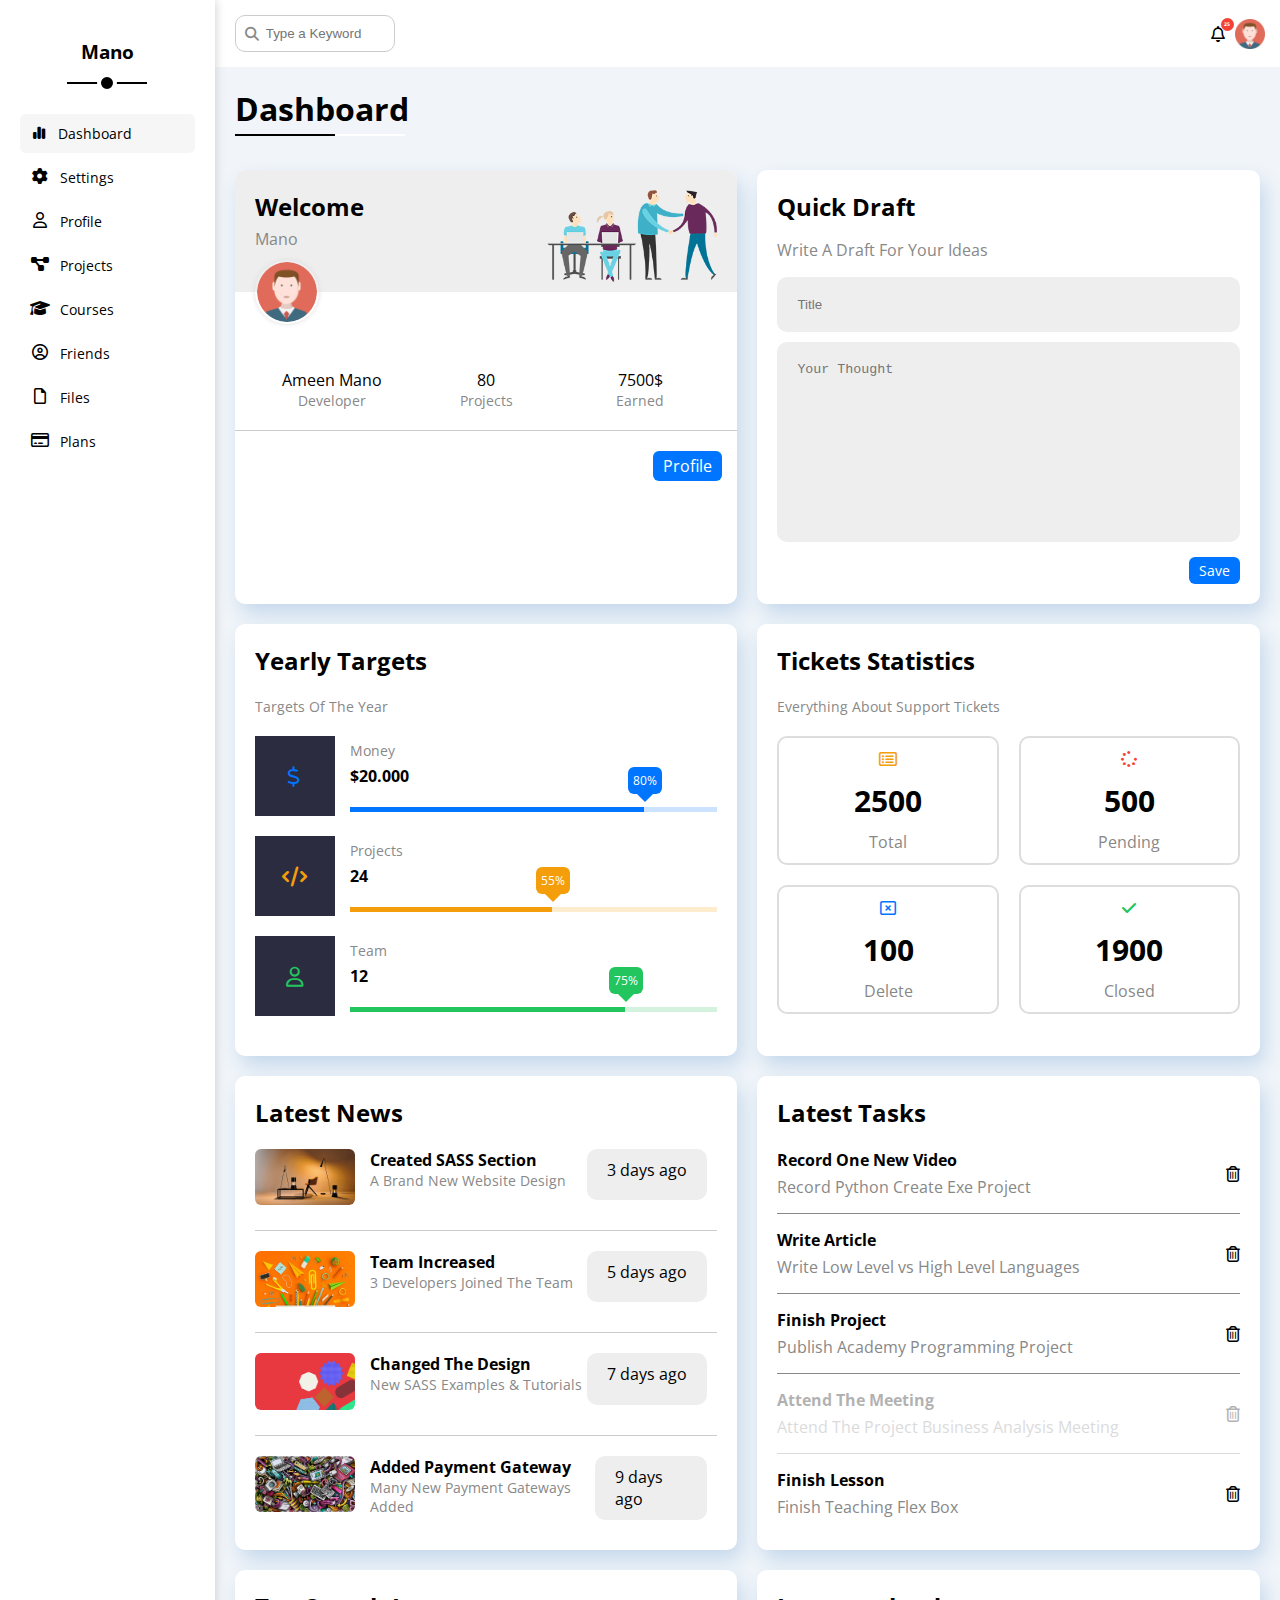
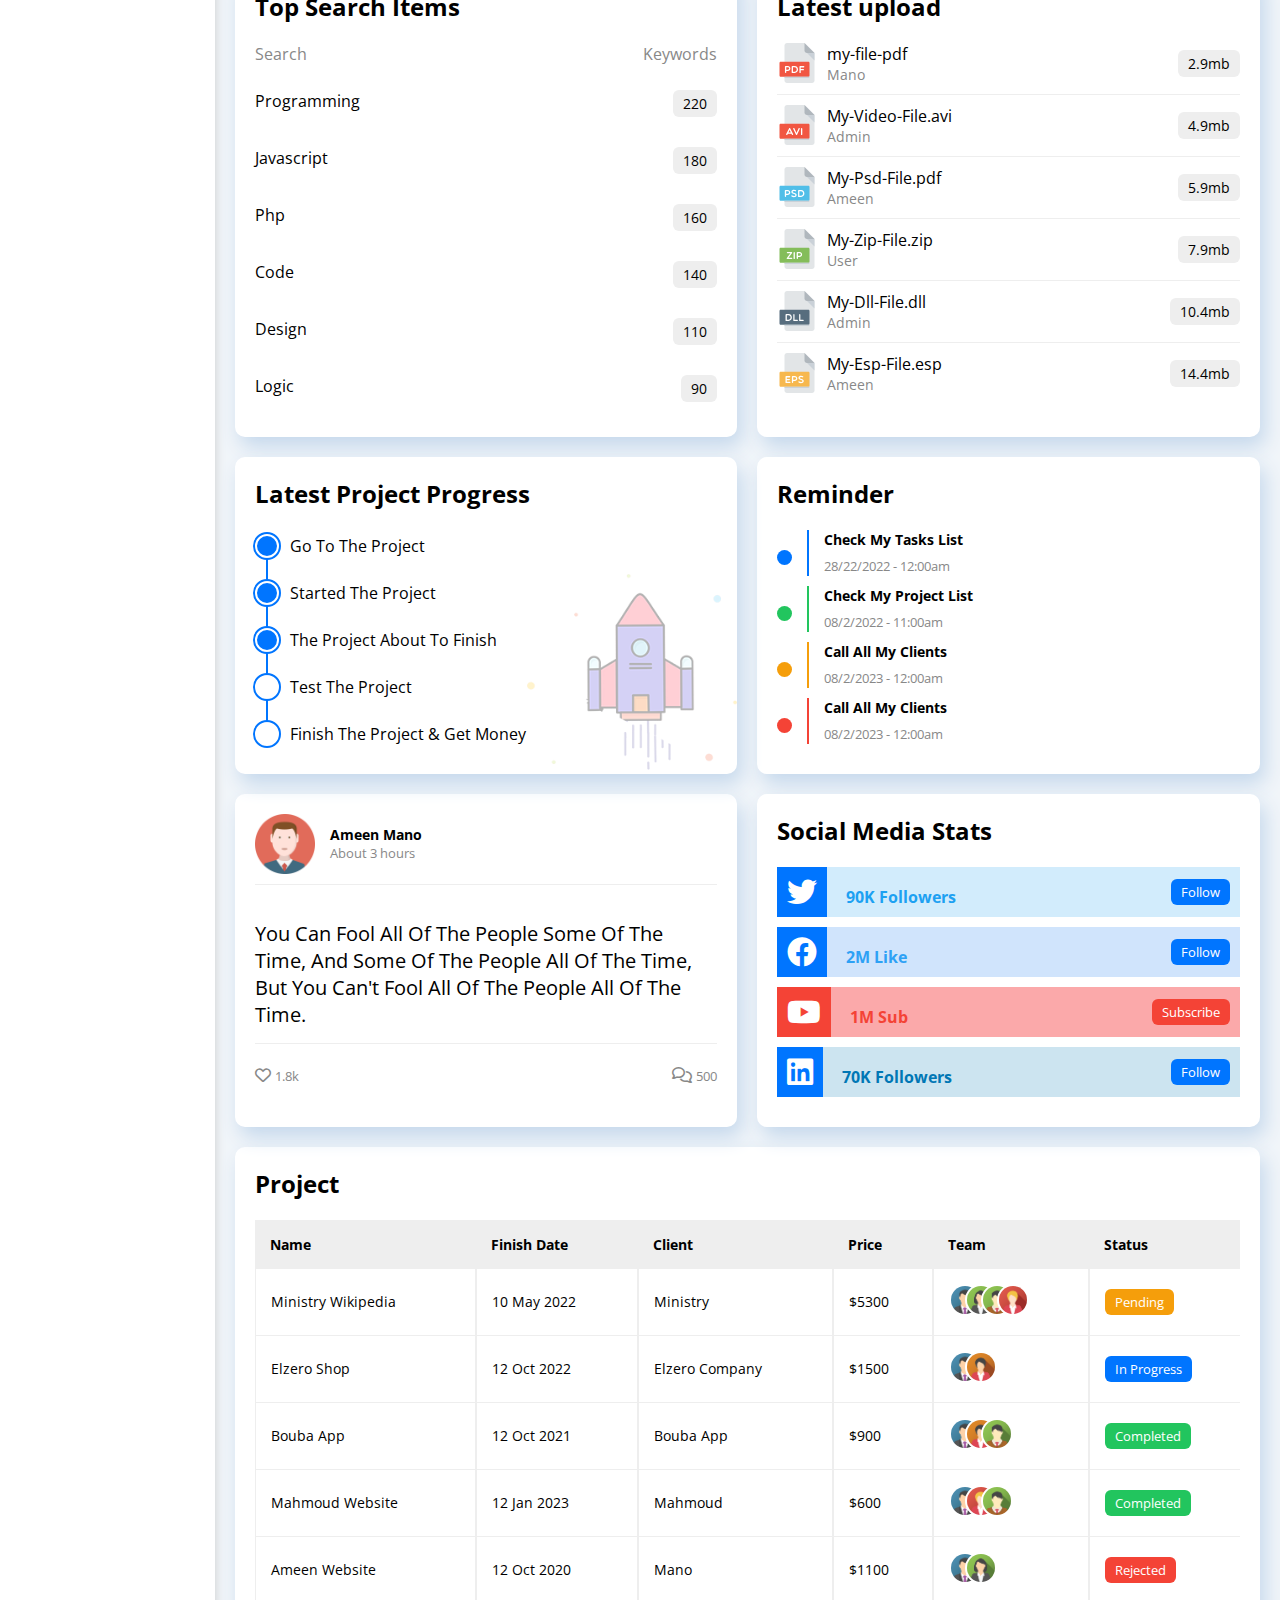
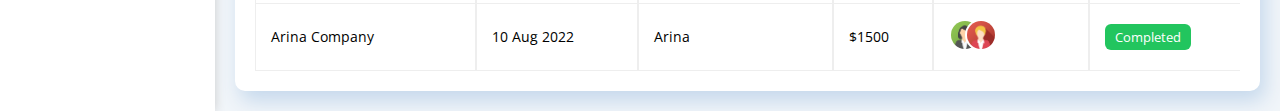
<file: index.html>
<!DOCTYPE html>
<html lang="en">
<head>
    <meta charset="UTF-8">
    <meta http-equiv="X-UA-Compatible" content="IE=edge">
    <meta name="viewport" content="width=device-width, initial-scale=1.0">
    <title>Dashboard</title>
    <!-- Main css file -->
    <link rel="stylesheet" href="css/main.css">
    <link rel="stylesheet" href="css/framework.css">
    <!-- Media Query -->
    <link rel="stylesheet" href="css/media-query.css">
    <!-- main file web fonts -->
    <link rel="stylesheet" href="css/all.min.css">
    <!-- google fonts -->
    <link rel="preconnect" href="https://fonts.googleapis.com">
    <link rel="preconnect" href="https://fonts.gstatic.com" crossorigin>
    <link href="https://fonts.googleapis.com/css2?family=Open+Sans:ital,wght@0,300;0,500;0,600;0,700;0,800;1,700&family=Playfair+Display:ital,wght@0,400;0,500;0,800;0,900;1,900&display=swap" rel="stylesheet">
</head>
<body>
    <div class="page d-flex">
      <!-- Sidebar -->
        <div class="sidebar bg-w p-20 p-relative">
            <h3 class="p-relative text-c mt-0">Mano</h3>
            <ul>
                <li><a href="index.html" class="active d-flex a-c fz-14 c-black p-10 rad-6">
                    <i class="fa-solid fa-chart-simple fa-fw"></i>
                    <span class="hide-mobile">Dashboard</span>
                </a>
            </li>
            <li>
                <a class="d-flex align-center fs-14 c-black rad-6 p-10" href="settings.html">
                  <i class="fa-solid fa-gear fa-fw"></i>
                  <span class="hide-mobile">Settings</span>
                </a>
              </li>
              <li>
                <a class="d-flex align-center fs-14 c-black rad-6 p-10" href="profile.html">
                  <i class="fa-regular fa-user fa-fw"></i>
                  <span class="hide-mobile">Profile</span>
                  </a>
                  </li>
                  <li>
                    <a class="d-flex align-center fs-14 c-black rad-6 p-10" href="projects.html">
                      <i class="fa-solid fa-diagram-project fa-fw"></i>
                      <span class="hide-mobile">Projects</span>
                    </a>
                  </li>
                  <li>
                    <a class="d-flex align-center fs-14 c-black rad-6 p-10" href="courses.html">
                      <i class="fa-solid fa-graduation-cap fa-fw"></i>
                      <span class="hide-mobile">Courses</span>
                    </a>
                    </li>
                    <li>
                        <a class="d-flex align-center fs-14 c-black rad-6 p-10" href="friends.html">
                          <i class="fa-regular fa-circle-user fa-fw"></i>
                          <span class="hide-mobile">Friends</span>
                        </a>
                      </li>
                      <li>
                        <a class="d-flex align-center fs-14 c-black rad-6 p-10" href="files.html">
                          <i class="fa-regular fa-file fa-fw"></i>
                          <span class="hide-mobile">Files</span>
                        </a>
                      </li>
                      <li>
                        <a class="d-flex align-center fs-14 c-black rad-6 p-10" href="plans.html">
                          <i class="fa-regular fa-credit-card fa-fw"></i>
                          <span class="hide-mobile">Plans</span>
                        </a>
                      </li>
            </ul>
        </div>
        <!-- Start Content -->
        <div class="content w-full">
          <!-- Head -->
            <div class="head bg-w between-flex p-15">
               <div class="search p-relative">
                 <input type="search" placeholder="Type a Keyword" class="rad-10 border-1">
               </div>
               <div class="icon d-flex a-c">
                 <span class="notification p-relative">
                  <i class="fa-regular fa-bell fa-large"></i>
                 </span>
                 <img src="./imgs/avatar.png" alt="">
               </div>
            </div>
            <h1 class="p-relative">Dashboard</h1>
            <div class="wrapper d-grid gap-20">
              <!-- Welcome -->
              <div class="welcome b-shadow bg-w rad-10 txt-c-mob block-mob">
                <div class="intro p-20 d-flex space-between bg-eee">
                  <div>
                    <h2 class="m-0">Welcome</h2>
                    <p class="c-gray mt-5">Mano</p>
                  </div>
                  <img src="./imgs/welcome.png" alt="">
                </div>
                <img src="./imgs/avatar.png" alt="" class="avatar">
                <div class="body text-c d-flex p-20 mt-20 mb-20 block-mob">
                  <div>Ameen Mano <span class="d-block c-gray fz-14">Developer</span></div>
                  <div>80 <span class="d-block c-gray fz-14">Projects</span></div>
                  <div>7500$ <span class="d-block c-gray fz-14 "> Earned</span></div>
                </div>
                  <a href="profile.html" class="d-block bg-blue w-fit c-white rad-6 bt-shape">Profile</a>
              </div>
              <!-- Draft -->
              <div class="draft b-shadow bg-w rad-10 txt-c-mob block-mob p-20">
                <h2 class="m-0">Quick Draft</h2>
                <p class="c-gray">Write A Draft For Your Ideas</p>
                <form action="">
                  <input type="text" placeholder="Title" class="bg-eee p-20 b-none border-1 c-gray rad-10">
                  <textarea placeholder="Your Thought" class="area p-20 bg-eee rad-10 b-none"></textarea>
                </form>
                <a href="index.html" class="save d-block bt-shape w-fit bg-blue c-white rad-6">Save</a>
              </div>
              <!-- targets -->
              <div class="targets b-shadow bg-w rad-10 txt-c-mob block-mob p-20">
                <h2 class="m-0 mb-20">Yearly Targets</h2>
                <p class="c-gray m-0 mb-20 fz-14">Targets Of The Year</p>
                <div class="target-row mb-20 blue d-flex center-flex">
                  <div class="icon a-c d-flex center">
                    <i class="fa-regular fa-dollar-sign fa-lg c-blue"></i>
                  </div>
                  <div class="details">
                    <span class="c-gray fz-14">Money</span>
                    <span class="d-block mt-5 mb-20 fw-bold">$20.000</span>
                    <div class="progress p-relative">
                      <span class="bg-blue blue" style="width:80%">
                        <span class="bg-blue">80%</span>
                      </span>
                    </div>
                  </div>
                </div>
                <div class="target-row mb-20 orange d-flex center-flex">
                  <div class="icon d-flex a-c center">
                    <i class="fa-solid fa-code fa-lg c-orange"></i>
                  </div>
                  <div class="details">
                    <span class="c-gray fz-14">Projects</span>
                    <span class="d-block mt-5 mb-20 fw-bold">24</span>
                    <div class="progress p-relative">
                      <span class="bg-orange orange" style="width:55%">
                        <span class="bg-orange">55%</span>
                      </span>
                    </div>
                  </div>
                </div>
                <div class="target-row mb-20 green d-flex center-flex">
                  <div class="icon d-flex a-c center">
                    <i class="fa-regular fa-user fa-lg c-green"></i>
                  </div>
                  <div class="details">
                    <span class="c-gray fz-14">Team</span>
                    <span class="d-block mt-5 mb-20 fw-bold">12</span>
                    <div class="progress p-relative">
                      <span class="bg-green green" style="width:75%">
                        <span class="bg-green">75%</span>
                      </span>
                    </div>
                  </div>
                </div>
                </div>
                <!-- Tickets -->
                <div class="tickets b-shadow bg-w rad-10 txt-c-mob block-mob p-20">
                  <h2 class="m-0 mb-20">Tickets Statistics</h2>
                <p class="c-gray m-0 mb-20 fz-14">Everything About Support Tickets</p>
                <div class="ticket d-grid">
                  <div class="box">
                    <i class="fa-regular fa-rectangle-list c-orange"></i>
                    <span class="number d-block mt-10 mb-10 fz-30 fw-bold">2500</span>
                    <span class="txt c-gray d-block">Total</span>
                  </div>
                  <div class="box">
                    <i class="fa-solid fa-spinner c-red"></i>
                    <span class="number d-block mt-10 mb-10 fz-30 fw-bold">500</span>
                    <span class="txt c-gray d-block">Pending</span>
                  </div>
                  <div class="box">
                    <i class="fa-regular fa-rectangle-xmark c-blue"></i>
                    <span class="number d-block mb-10 mt-10 fz-30 fw-bold">100</span>
                    <span class="txt c-gray d-block">Delete</span>
                  </div>
                  <div class="box">
                    <i class="fa-solid fa-check c-green"></i>
                    <span class="number d-block mt-10 mb-10 fz-30 fw-bold">1900</span>
                    <span class="txt c-gray d-block">Closed</span>
                  </div>
                </div>
              </div>
              <!-- News -->
              <div class="news b-shadow bg-w rad-10 txt-c-mob block-mob p-20">
                <h2 class="m-0 mb-20">Latest News</h2>
                <div class="new d-flex">
                  <div class="image">
                    <img src="./imgs/news-01.png" alt="">
                  </div>
                  <div class="info">
                    <h4 class="m-0 fz-18 fw-bold">Created SASS Section</h4>
                    <p class="c-gray fz-14 m-0">A Brand New Website Design</p>
                  </div>
                  <span class="days">3 days ago</span>
                </div>
                <div class="new d-flex">
                  <div class="image">
                    <img src="./imgs/news-02.png" alt="">
                  </div>
                  <div class="info">
                    <h4 class="m-0 fz-18 fw-bold">Team Increased</h4>
                    <p class="c-gray fz-14 m-0">3 Developers Joined The Team</p>
                  </div>
                  <span class="days">5 days ago</span>
                </div>
                <div class="new d-flex">
                  <div class="image">
                    <img src="./imgs/news-03.png" alt="">
                  </div>
                  <div class="info">
                    <h4 class="m-0 fz-18 fw-bold">Changed The Design</h4>
                    <p class="c-gray fz-14 m-0">New SASS Examples & Tutorials</p>
                  </div>
                  <span class="days">7 days ago</span>
                </div>
                <div class="new d-flex">
                  <div class="image">
                    <img src="./imgs/news-04.png" alt="">
                  </div>
                  <div class="info">
                    <h4 class="m-0 fz-18 fw-bold">Added Payment Gateway</h4>
                    <p class="c-gray fz-14 m-0">Many New Payment Gateways Added</p>
                  </div>
                  <span class="days">9 days ago</span>
                </div>
              </div>
              <!-- Tasks -->
              <div class="tasks b-shadow bg-w p-20 txt-c-mob block-mob rad-10">
                <h2 class="m-0 mb-20">Latest Tasks</h2>
                <div class="task d-flex a-c space-between">
                  <div class="info">
                    <h4 class="fz-18 m-0 mb-5 fw-bold">Record One New Video</h4>
                    <p class="c-gray m-0">Record Python Create Exe Project</p>
                  </div>
                    <i class="fa-sharp fa-regular fa-trash-can"></i>
                  
                </div>
                <div class="task d-flex a-c space-between">
                  <div class="info">
                    <h4 class="fz-18 m-0 mb-5 fw-bold">Write Article</h4>
                    <p class="c-gray m-0">Write Low Level vs High Level Languages</p>
                  </div>
                    <i class="fa-sharp fa-regular fa-trash-can"></i>
                  
                </div>
                <div class="task d-flex a-c space-between">
                  <div class="info">
                    <h4 class="fz-18 m-0 mb-5 fw-bold">Finish Project</h4>
                    <p class="c-gray m-0">Publish Academy Programming Project</p>
                  </div>
                    <i class="fa-sharp fa-regular fa-trash-can"></i>
                  
                </div>
                <div class="task  done d-flex a-c space-between">
                  <div class="info">
                    <h4 class="fz-18 m-0 mb-5 fw-bold">Attend The Meeting</h4>
                    <p class="c-gray m-0">Attend The Project Business Analysis Meeting</p>
                  </div>
                    <i class="fa-sharp fa-regular fa-trash-can"></i>
                  
                </div>
                <div class="task d-flex a-c space-between">
                  <div class="info">
                    <h4 class="fz-18 m-0 mb-5 fw-bold">Finish Lesson</h4>
                    <p class="c-gray m-0">Finish Teaching Flex Box</p>
                  </div>
                    <i class="fa-sharp fa-regular fa-trash-can"></i>
                  
                </div>
              </div>
              <!-- Search Items -->
              <div class="items b-shadow bg-w p-20 txt-c-mob block-mob rad-10">
                <h2 class="m-0 mb-20">Top Search Items</h2>
                <div class="item-head d-flex space-between c-gray mb-10">
                  <div>Search</div>
                  <div>Keywords</div>
                </div>
                <div class="item d-flex space-between pt-15 pb-15">
                  <span>Programming</span>
                  <span class="bt-shape bg-eee fz-14 rad-6">220</span>
                </div>
                <div class="item d-flex space-between pt-15 pb-15">
                  <span>Javascript</span>
                  <span class="bt-shape fz-14 bg-eee rad-6">180</span>
                </div>
                <div class="item d-flex space-between pt-15 pb-15">
                  <span>Php</span>
                  <span class="bt-shape fz-14 rad-6 bg-eee">160</span>
                </div>
                <div class="item d-flex space-between pt-15 pb-15">
                  <span>Code</span>
                  <span class="bt-shape fz-14 rad-6 bg-eee">140</span>
                </div>
                <div class="item d-flex space-between pt-15 pb-15">
                  <span>Design</span>
                  <span class="bt-shape fz-14 rad-6 bg-eee">110</span>
                </div>
                <div class="item d-flex space-between pt-15 pb-15">
                  <span>Logic</span>
                  <span class="bt-shape fz-14 rad-6 bg-eee">90</span>
                </div>
              </div>
              
              <!-- Uploads -->
              <div class="upload b-shadow bg-w p-20 txt-c-mob block-mob rad-10">
                <h2 class="m-0 mb-20">Latest upload</h2>
                <ul class="m-0">
                  <li class="d-flex space-between a-c mb-10 pb-10">
                    <div class="image d-flex a-c">
                      <img src="./imgs/pdf.svg" alt="" class="mr-10">
                      <div>
                        <span class="d-block">my-file-pdf</span>
                        <span class="fz-14 c-gray d-block t-left">Mano</span>
                      </div>
                    </div>
                    <span class="bt-shape fz-14 bg-eee rad-6">2.9mb</span>
                  </li>
                  <li class="d-flex space-between a-c mb-10 pb-10">
                    <div class="image d-flex a-c">
                      <img src="./imgs/avi.svg" alt="" class="mr-10">
                      <div>
                        <span class="d-block">My-Video-File.avi</span>
                        <span class="fz-14 c-gray d-block t-left">Admin</span>
                      </div>
                    </div>
                    <span class="bt-shape bg-eee fz-14 rad-6">4.9mb</span>
                  </li>
                  <li class="d-flex space-between a-c mb-10 pb-10">
                    <div class="d-flex a-c">
                      <img src="./imgs/psd.svg" alt="" class="mr-10">
                      <div>
                        <span class="d-block">My-Psd-File.pdf</span>
                        <span class="fz-14 c-gray d-block t-left">Ameen</span>
                      </div>
                    </div>
                    <span class="bt-shape bg-eee fz-14 rad-6">5.9mb</span>
                  </li>
                  <li class="d-flex space-between a-c mb-10 pb-10">
                    <div class="d-flex a-c">
                      <img src="./imgs/zip.svg" alt="" class="mr-10">
                      <div>
                        <span class="d-block">My-Zip-File.zip</span>
                        <span class="fz-14 c-gray t-left d-block t-left">User</span>
                      </div>
                    </div>
                    <span class="bt-shape bg-eee fz-14 rad-6">7.9mb</span>
                  </li>
                  <li class="d-flex space-between a-c mb-10 pb-10">
                    <div class="d-flex a-c">
                      <img src="./imgs/dll.svg" alt="" class="mr-10">
                      <div>
                        <span class="d-block">My-Dll-File.dll</span>
                        <span class="fz-14 c-gray d-block t-left">Admin</span>
                      </div>
                    </div>
                    <span class="bt-shape bg-eee fz-14 rad-6">10.4mb</span>
                  </li>
                  <li class="d-flex space-between a-c mb-10 pb-10">
                    <div class="d-flex a-c">
                      <img src="./imgs/eps.svg" alt="" class="mr-10">
                      <div>
                        <span class="d-block">My-Esp-File.esp</span>
                        <span class="fz-14 c-gray t-left d-block">Ameen</span>
                      </div>
                    </div>
                    <span class="bt-shape bg-eee fz-14 rad-6">14.4mb</span>
                  </li>
                </ul>
              </div>
              <!-- End Upload -->
              <!-- Start  project -->
              <div class="project b-shadow bg-w p-20 rad-10 txt-c-mob block-mob p-relative">
                <h2 class="m-0 mb-20">Latest Project Progress</h2>
                <ul class="m-0 p-relative">
                  <li class="d-flex mt-25 a-c done ml-35">Go To The Project</li>
                  <li class="d-flex mt-25 a-c done ml-35">Started The Project</li>
                  <li class="d-flex mt-25 a-c done ml-35">The Project About To Finish</li>
                  <li class="d-flex mt-25 a-c current ml-35">Test The Project</li>
                  <li class="d-flex mt-25 a-c  ml-35">Finish The Project & Get Money</li>
                </ul>
                <img src="./imgs/project.png" alt="" class="hide-mobile">
              </div>
              <!-- End  project -->
              <!-- Reminder -->
              <div class="reminder b-shadow bg-w p-20 rad-10 txt-c-mob block-mob">
                <h2 class="m-0 mb-20">Reminder</h2>
                <ul class="m-0">
                  <li class="d-flex mt-15 a-c">
                    <span class="key bg-blue rad-half mr-15 d-block"></span>
                    <div class="pl-15 blue mb-10">
                      <p class="fz-14 fw-bold m-0 mb-5">Check My Tasks List</p>
                      <span class="fz-13 c-gray">28/22/2022 - 12:00am</span>
                    </div>
                  </li>
                  <li class="d-flex mt-15 a-c">
                    <span class="key bg-green rad-half mr-15 d-block"></span>
                    <div class="pl-15 green mb-10">
                      <p class="fz-14 fw-bold m-0 mb-5">Check My Project List</p>
                      <span class="fz-13 c-gray">08/2/2022 - 11:00am</span>
                    </div>
                  </li>
                  <li class="d-flex mt-15 a-c">
                    <span class="key bg-orange rad-half mr-15 d-block"></span>
                    <div class="pl-15 orange mb-10">
                      <p class="fz-14 fw-bold m-0 mb-5">Call All My Clients</p>
                      <span class="fz-13 c-gray">08/2/2023 - 12:00am</span>
                    </div>
                  </li>
                  <li class="d-flex mt-15 a-c">
                    <span class="key bg-red rad-half mr-15 d-block"></span>
                    <div class="pl-15 red mb-10">
                      <p class="fz-14 fw-bold m-0 mb-5">Call All My Clients</p>
                      <span class="fz-13 c-gray">08/2/2023 - 12:00am</span>
                    </div>
                  </li>
                </ul>
              </div>
              <!-- End Reminder -->
              <!-- Post -->
               <div class="post b-shadow bg-w p-20 rad-10 txt-c-mob block-mob">
                <div class="post-row d-flex a-c pb-10">
                  <img src="./imgs/avatar.png" alt="">
                  <div class="info">
                    <h3 class="m-0 fz-14">Ameen Mano</h3>
                    <p class="c-gray fz-13 m-0">About 3 hours</p>
                  </div>
                </div>
                <p class="pt-15 pb-15 fz-20">You Can Fool All Of The People Some Of The Time, And Some Of The People All Of The Time, But You Can't Fool All Of The People All Of The Time.</p>
                <div class="icon d-flex space-between">
                  <div class="like">
                    <i class="fa-regular fa-heart c-gray"></i>
                    <span class="c-gray fz-13">1.8k</span>
                  </div>
                  <div class="comment">
                    <i class="fa-regular fa-comments c-gray"></i>
                    <span class="fz-13 c-gray">500</span>
                  </div>
                </div>
               </div>
              <!-- End Post -->
              <!-- Social -->
               <div class="social bg-w b-shadow p-20 rad-10 txt-c-mob block-mob">
                <h2 class="m-0 mb-20">Social Media Stats</h2>
                <div class="twitter box d-flex space-between a-c mb-10">
                  <div>
                    <i class="fa-brands fa-twitter c-white bg-blue  p-10 fz-30 mr-15"></i>
                    <span class="fw-bold">90K Followers</span>
                  </div>
                  <a href="index.html" class="bt-shape follow bg-blue c-white rad-6 fz-13 mr-10">Follow</a>
                </div>
                <div class="facebook box d-flex space-between a-c  mb-10">
                  <div>
                    <i class="fa-brands fa-facebook c-white bg-blue  p-10 fz-30 mr-15"></i>
                    <span class="fw-bold">2M Like</span>
                  </div>
                  <a href="index.html" class="bt-shape follow bg-blue c-white rad-6 fz-13 mr-10">Follow</a>
                </div>
                <div class="youtube box d-flex space-between a-c mb-10">
                  <div>
                    <i class="fa-brands fa-youtube c-white bg-red  p-10 fz-30 mr-15"></i>
                    <span class="fw-bold c-red">1M Sub</span>
                  </div>
                  <a href="index.html" class="bt-shape follow bg-red c-white rad-6 fz-13 mr-10">Subscribe</a>
                </div>
                <div class="linkedin box d-flex space-between a-c bg-eee mb-10">
                  <div>
                    <i class="fa-brands fa-linkedin c-white bg-blue  p-10 fz-30 mr-15"></i>
                    <span class="fw-bold">70K Followers</span>
                  </div>
                  <a href="index.html" class="bt-shape follow bg-blue c-white rad-6 fz-13 mr-10">Follow</a>
                </div>
               </div>
              <!-- End Social -->
        </div>
        
        <!-- Start Project -->
           <div class="projects bg-w b-shadow p-20 m-20 rad-10">
            <h2 class="m-0 mb-20">Project</h2>
            <div class="responsive-table">
              <table class="fz-14 w-full">
                <thead>
                  <tr>
                    <td>Name</td>
                    <td>Finish Date</td>
                    <td>Client</td>
                    <td>Price</td>
                    <td>Team</td>
                    <td>Status</td>
                  </tr>
                </thead>
                <tbody>
                  <tr>
                    <td>Ministry Wikipedia</td>
                    <td>10 May 2022</td>
                    <td>Ministry</td>
                    <td>$5300</td>
                    <td>
                      <img src="./imgs/team-01.png" alt="">
                      <img src="./imgs/team-02.png" alt="">
                      <img src="./imgs/team-03.png" alt="">
                      <img src="./imgs/team-05.png" alt="">
                    </td>
                    <td>
                      <span class="bt-shape c-white bg-orange rad-6 fz-13">Pending</span>
                    </td>
                  </tr>
                  <tr>
                    <td>Elzero Shop</td>
                    <td>12 Oct 2022</td>
                    <td>Elzero Company</td>
                    <td>$1500</td>
                    <td>
                      <img src="./imgs/team-01.png" alt="">
                      <img src="./imgs/team-04.png" alt="">
                    </td>
                    <td>
                      <span class="bt-shape c-white bg-blue rad-6 fz-13">In Progress</span>
                    </td>
                  </tr>
                  <tr>
                    <td>Bouba App</td>
                    <td>12 Oct 2021</td>
                    <td>Bouba App</td>
                    <td>$900</td>
                    <td>
                      <img src="./imgs/team-01.png" alt="">
                      <img src="./imgs/team-04.png" alt="">
                      <img src="./imgs/team-03.png" alt="">
                    </td>
                    <td>
                      <span class="bt-shape c-white bg-green rad-6 fz-13">Completed</span>
                    </td>
                  </tr>
                  <tr>
                    <td>Mahmoud Website</td>
                    <td>12 Jan 2023</td>
                    <td>Mahmoud</td>
                    <td>$600</td>
                    <td>
                      <img src="./imgs/team-01.png" alt="">
                      <img src="./imgs/team-05.png" alt="">
                      <img src="./imgs/team-03.png" alt="">
                    </td>
                    <td>
                      <span class="bt-shape c-white bg-green rad-6 fz-13">Completed</span>
                    </td>
                  </tr>
                  <tr>
                    <td>Ameen Website</td>
                    <td>12 Oct 2020</td>
                    <td>Mano</td>
                    <td>$1100</td>
                    <td>
                      <img src="./imgs/team-01.png" alt="">
                      <img src="./imgs/team-02.png" alt="">
                    </td>
                    <td>
                      <span class="bt-shape c-white bg-red rad-6 fz-13">Rejected</span>
                    </td>
                  </tr>
                  <tr>
                    <td>Arina Company</td>
                    <td>10 Aug 2022</td>
                    <td>Arina</td>
                    <td>$1500</td>
                    <td>
                      <img src="./imgs/team-02.png" alt="">
                      <img src="./imgs/team-05.png" alt="">
                    </td>
                    <td>
                      <span class="bt-shape c-white bg-green rad-6 fz-13">Completed</span>
                    </td>
                  </tr>
                </tbody>
              </table>
            </div>
           </div>
        <!-- End Project -->
       </div> 
    </div>
      </body>
</html>
</file>
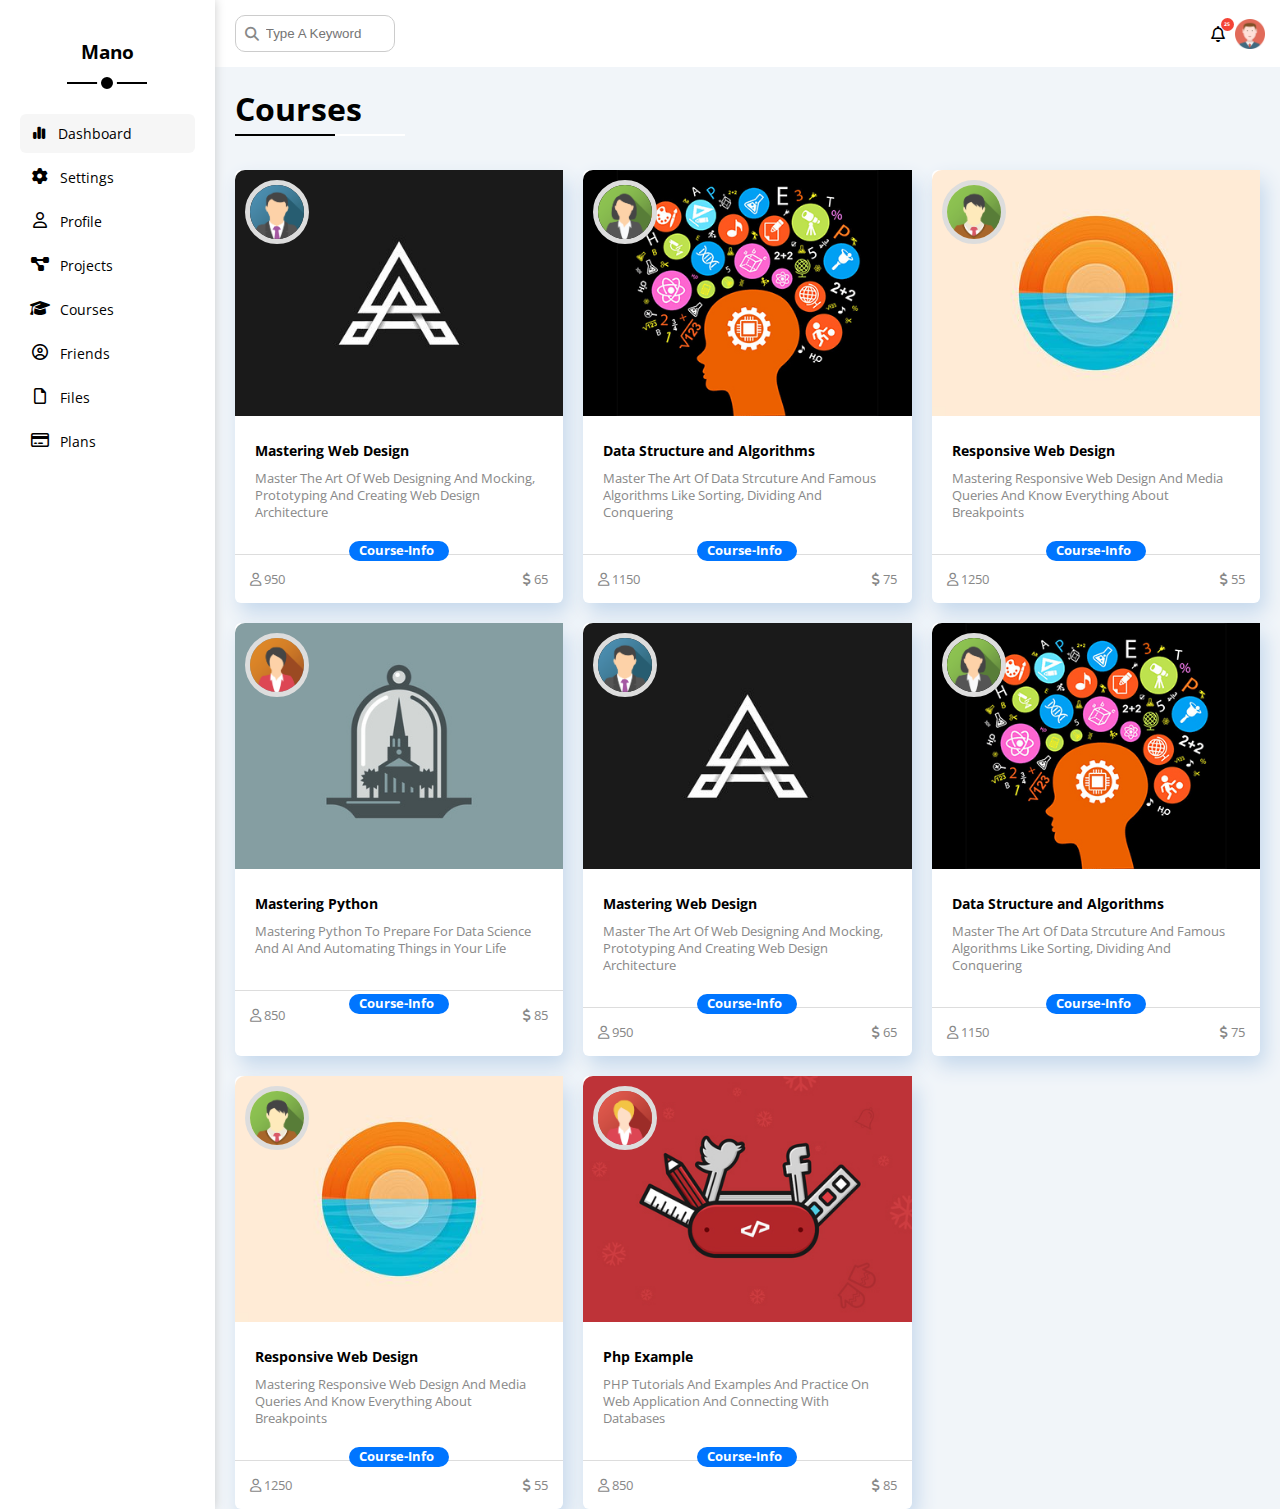
<file: courses.html>
<!DOCTYPE html>
<html lang="en">
<head>
    <meta charset="UTF-8">
    <meta http-equiv="X-UA-Compatible" content="IE=edge">
    <meta name="viewport" content="width=device-width, initial-scale=1.0">
    <title>Courses</title>
    <!-- Main css file -->
    <link rel="stylesheet" href="css/main.css">
    <link rel="stylesheet" href="css/framework.css">
    <!-- Media Query -->
    <link rel="stylesheet" href="css/media-query.css">
    <!-- main file web fonts -->
    <link rel="stylesheet" href="css/all.min.css">
    <!-- google fonts -->
    <link rel="preconnect" href="https://fonts.googleapis.com">
    <link rel="preconnect" href="https://fonts.gstatic.com" crossorigin>
    <link href="https://fonts.googleapis.com/css2?family=Open+Sans:ital,wght@0,300;0,500;0,600;0,700;0,800;1,700&family=Playfair+Display:ital,wght@0,400;0,500;0,800;0,900;1,900&display=swap" rel="stylesheet">
</head>
<body>
    <div class="page d-flex">
      <!-- Sidebar -->
        <div class="sidebar bg-w p-20 p-relative">
            <h3 class="p-relative text-c mt-0">Mano</h3>
            <ul>
                <li><a href="index.html" class="active d-flex a-c fz-14 c-black p-10 rad-6">
                    <i class="fa-solid fa-chart-simple fa-fw"></i>
                    <span class="hide-mobile">Dashboard</span>
                </a>
            </li>
            <li>
                <a class="d-flex align-center fs-14 c-black rad-6 p-10" href="settings.html">
                  <i class="fa-solid fa-gear fa-fw"></i>
                  <span class="hide-mobile">Settings</span>
                </a>
              </li>
              <li>
                <a class="d-flex align-center fs-14 c-black rad-6 p-10" href="profile.html">
                  <i class="fa-regular fa-user fa-fw"></i>
                  <span class="hide-mobile">Profile</span>
                  </a>
                  </li>
                  <li>
                    <a class="d-flex align-center fs-14 c-black rad-6 p-10" href="projects.html">
                      <i class="fa-solid fa-diagram-project fa-fw"></i>
                      <span class="hide-mobile">Projects</span>
                    </a>
                  </li>
                  <li>
                    <a class="d-flex align-center fs-14 c-black rad-6 p-10" href="courses.html">
                      <i class="fa-solid fa-graduation-cap fa-fw"></i>
                      <span class="hide-mobile">Courses</span>
                    </a>
                    </li>
                    <li>
                        <a class="d-flex align-center fs-14 c-black rad-6 p-10" href="friends.html">
                          <i class="fa-regular fa-circle-user fa-fw"></i>
                          <span class="hide-mobile">Friends</span>
                        </a>
                      </li>
                      <li>
                        <a class="d-flex align-center fs-14 c-black rad-6 p-10" href="files.html">
                          <i class="fa-regular fa-file fa-fw"></i>
                          <span class="hide-mobile">Files</span>
                        </a>
                      </li>
                      <li>
                        <a class="d-flex align-center fs-14 c-black rad-6 p-10" href="plans.html">
                          <i class="fa-regular fa-credit-card fa-fw"></i>
                          <span class="hide-mobile">Plans</span>
                        </a>
                      </li>
            </ul>
        </div>
        <!-- End Sidebar -->
        <!-- Start Content -->
         <div class="content w-full">
            <!-- Start head -->
             <div class="head bg-w between-flex p-15">
               <div class="search p-relative">
                <input type="search" placeholder="Type A Keyword" class="rad-10 border-1">
               </div>
               <div class="icon d-flex a-c">
                <span class="notification p-relative">
                    <i class="fa-regular fa-bell fa-large"></i>
                </span>
                <img src="./imgs/avatar.png" alt="">
               </div>
             </div>
            <!-- End head -->
            <h1 class="p-relative">Courses</h1>
            <div class="course-page d-grid gap-20">
                <div class="course bg-w rad-6 b-shadow p-relative">
                 <img src="./imgs/course-01.jpg" alt="" class="cover">
                 <img src="./imgs/team-01.png" alt="" class="instractor">
                 <div class="info p-20">
                    <h4 class="m-0 fz-14">Mastering Web Design</h4>
                    <p class="c-gray mt-10 fz-13">Master The Art Of Web Designing And Mocking, Prototyping And Creating Web Design Architecture</p>
                 </div>
                 <div></div>
                 <div class="between-flex p-15">
                  <span class="c-gray fz-13">
                    <i class="fa-regular fa-user"></i>
                    950
                  </span>
                  <span class="c-gray fz-13">
                    <i class="fa-solid fa-dollar-sign"></i>
                    65
                  </span>
                 </div>
                </div>

                <div class="course bg-w rad-6 b-shadow p-relative">
                    <img src="./imgs/course-02.jpg" alt="" class="cover">
                    <img src="./imgs/team-02.png" alt="" class="instractor">
                    <div class="info p-20">
                       <h4 class="m-0 fz-14">Data Structure and Algorithms</h4>
                       <p class="c-gray mt-10 fz-13">Master The Art Of Data Strcuture And Famous Algorithms Like Sorting, Dividing And Conquering</p>
                    </div>
                    <div></div>
                    <div class="between-flex p-15">
                     <span class="c-gray fz-13">
                       <i class="fa-regular fa-user"></i>
                       1150
                     </span>
                     <span class="c-gray fz-13">
                       <i class="fa-solid fa-dollar-sign"></i>
                       75
                     </span>
                    </div>
                </div>

                <div class="course bg-w rad-6 b-shadow p-relative">
                    <img src="./imgs/course-03.jpg" alt="" class="cover">
                    <img src="./imgs/team-03.png" alt="" class="instractor">
                    <div class="info p-20">
                       <h4 class="m-0 fz-14">Responsive Web Design</h4>
                       <p class="c-gray mt-10 fz-13">Mastering Responsive Web Design And Media Queries And Know Everything About Breakpoints</p>
                    </div>
                    <div></div>
                    <div class="between-flex p-15">
                     <span class="c-gray fz-13">
                       <i class="fa-regular fa-user"></i>
                       1250
                     </span>
                     <span class="c-gray fz-13">
                       <i class="fa-solid fa-dollar-sign"></i>
                       55
                     </span>
                    </div>
                </div>
                <div class="course bg-w rad-6 b-shadow p-relative">
                    <img src="./imgs/course-04.jpg" alt="" class="cover">
                    <img src="./imgs/team-04.png" alt="" class="instractor">
                    <div class="info p-20">
                       <h4 class="m-0 fz-14">Mastering Python</h4>
                       <p class="c-gray mt-10 fz-13">Mastering Python To Prepare For Data Science And AI And Automating Things in Your Life</p>
                    </div>
                    <div></div>
                    <div class="between-flex p-15">
                     <span class="c-gray fz-13">
                       <i class="fa-regular fa-user"></i>
                       850
                     </span>
                     <span class="c-gray fz-13">
                       <i class="fa-solid fa-dollar-sign"></i>
                       85
                     </span>
                    </div>
                </div>

                <div class="course bg-w rad-6 b-shadow p-relative">
                    <img src="./imgs/course-01.jpg" alt="" class="cover">
                    <img src="./imgs/team-01.png" alt="" class="instractor">
                    <div class="info p-20">
                       <h4 class="m-0 fz-14">Mastering Web Design</h4>
                       <p class="c-gray mt-10 fz-13">Master The Art Of Web Designing And Mocking, Prototyping And Creating Web Design Architecture</p>
                    </div>
                    <div></div>
                    <div class="between-flex p-15">
                     <span class="c-gray fz-13">
                       <i class="fa-regular fa-user"></i>
                       950
                     </span>
                     <span class="c-gray fz-13">
                       <i class="fa-solid fa-dollar-sign"></i>
                       65
                     </span>
                    </div>
                   </div>
   
                   <div class="course bg-w rad-6 b-shadow p-relative">
                       <img src="./imgs/course-02.jpg" alt="" class="cover">
                       <img src="./imgs/team-02.png" alt="" class="instractor">
                       <div class="info p-20">
                          <h4 class="m-0 fz-14">Data Structure and Algorithms</h4>
                          <p class="c-gray mt-10 fz-13">Master The Art Of Data Strcuture And Famous Algorithms Like Sorting, Dividing And Conquering</p>
                       </div>
                       <div></div>
                       <div class="between-flex p-15">
                        <span class="c-gray fz-13">
                          <i class="fa-regular fa-user"></i>
                          1150
                        </span>
                        <span class="c-gray fz-13">
                          <i class="fa-solid fa-dollar-sign"></i>
                          75
                        </span>
                       </div>
                   </div>
   
                   <div class="course bg-w rad-6 b-shadow p-relative">
                       <img src="./imgs/course-03.jpg" alt="" class="cover">
                       <img src="./imgs/team-03.png" alt="" class="instractor">
                       <div class="info p-20">
                          <h4 class="m-0 fz-14">Responsive Web Design</h4>
                          <p class="c-gray mt-10 fz-13">Mastering Responsive Web Design And Media Queries And Know Everything About Breakpoints</p>
                       </div>
                       <div></div>
                       <div class="between-flex p-15">
                        <span class="c-gray fz-13">
                          <i class="fa-regular fa-user"></i>
                          1250
                        </span>
                        <span class="c-gray fz-13">
                          <i class="fa-solid fa-dollar-sign"></i>
                          55
                        </span>
                       </div>
                   </div>
                   <div class="course bg-w rad-6 b-shadow p-relative">
                       <img src="./imgs/course-05.jpg" alt="" class="cover">
                       <img src="./imgs/team-05.png" alt="" class="instractor">
                       <div class="info p-20">
                          <h4 class="m-0 fz-14">Php Example</h4>
                          <p class="c-gray mt-10 fz-13">PHP Tutorials And Examples And Practice On Web Application And Connecting With Databases</p>
                       </div>
                       <div></div>
                       <div class="between-flex p-15">
                        <span class="c-gray fz-13">
                          <i class="fa-regular fa-user"></i>
                          850
                        </span>
                        <span class="c-gray fz-13">
                          <i class="fa-solid fa-dollar-sign"></i>
                          85
                        </span>
                       </div>
                   </div>
            </div>
         </div>
    </div>
   </body>
           
</html>
</file>
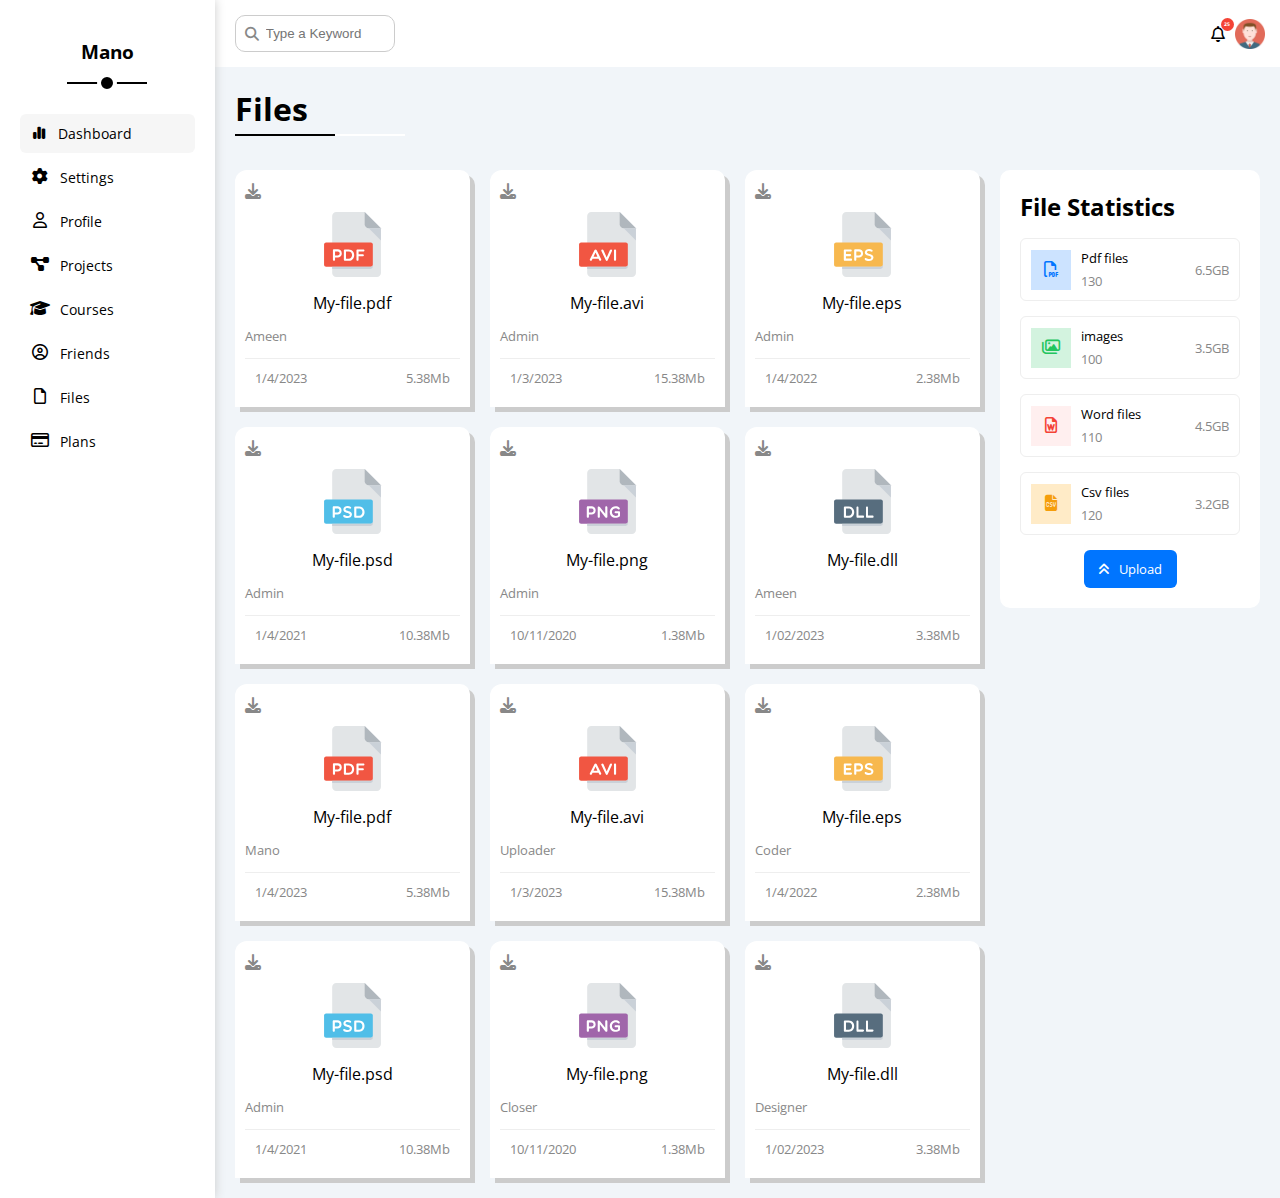
<file: files.html>
<!DOCTYPE html>
<html lang="en">
<head>
    <meta charset="UTF-8">
    <meta http-equiv="X-UA-Compatible" content="IE=edge">
    <meta name="viewport" content="width=device-width, initial-scale=1.0">
    <title>Files</title>
    <!-- Main css file -->
    <link rel="stylesheet" href="css/main.css">
    <link rel="stylesheet" href="css/framework.css">
    <!-- Media Query -->
    <link rel="stylesheet" href="css/media-query.css">
    <!-- main file web fonts -->
    <link rel="stylesheet" href="css/all.min.css">
    <!-- google fonts -->
    <link rel="preconnect" href="https://fonts.googleapis.com">
    <link rel="preconnect" href="https://fonts.gstatic.com" crossorigin>
    <link href="https://fonts.googleapis.com/css2?family=Open+Sans:ital,wght@0,300;0,500;0,600;0,700;0,800;1,700&family=Playfair+Display:ital,wght@0,400;0,500;0,800;0,900;1,900&display=swap" rel="stylesheet">
</head>
<body>
    <div class="page d-flex">
      <!-- Sidebar -->
        <div class="sidebar bg-w p-20 p-relative">
            <h3 class="p-relative text-c mt-0">Mano</h3>
            <ul>
                <li><a href="index.html" class="active d-flex a-c fz-14 c-black p-10 rad-6">
                    <i class="fa-solid fa-chart-simple fa-fw"></i>
                    <span class="hide-mobile">Dashboard</span>
                </a>
            </li>
            <li>
                <a class="d-flex align-center fs-14 c-black rad-6 p-10" href="settings.html">
                  <i class="fa-solid fa-gear fa-fw"></i>
                  <span class="hide-mobile">Settings</span>
                </a>
              </li>
              <li>
                <a class="d-flex align-center fs-14 c-black rad-6 p-10" href="profile.html">
                  <i class="fa-regular fa-user fa-fw"></i>
                  <span class="hide-mobile">Profile</span>
                  </a>
                  </li>
                  <li>
                    <a class="d-flex align-center fs-14 c-black rad-6 p-10" href="projects.html">
                      <i class="fa-solid fa-diagram-project fa-fw"></i>
                      <span class="hide-mobile">Projects</span>
                    </a>
                  </li>
                  <li>
                    <a class="d-flex align-center fs-14 c-black rad-6 p-10" href="courses.html">
                      <i class="fa-solid fa-graduation-cap fa-fw"></i>
                      <span class="hide-mobile">Courses</span>
                    </a>
                    </li>
                    <li>
                        <a class="d-flex align-center fs-14 c-black rad-6 p-10" href="friends.html">
                          <i class="fa-regular fa-circle-user fa-fw"></i>
                          <span class="hide-mobile">Friends</span>
                        </a>
                      </li>
                      <li>
                        <a class="d-flex align-center fs-14 c-black rad-6 p-10" href="files.html">
                          <i class="fa-regular fa-file fa-fw"></i>
                          <span class="hide-mobile">Files</span>
                        </a>
                      </li>
                      <li>
                        <a class="d-flex align-center fs-14 c-black rad-6 p-10" href="plans.html">
                          <i class="fa-regular fa-credit-card fa-fw"></i>
                          <span class="hide-mobile">Plans</span>
                        </a>
                      </li>
            </ul>
        </div>
        <!-- Start Content -->
        <div class="content w-full">
          <!-- Head -->
            <div class="head bg-w between-flex p-15">
               <div class="search p-relative">
                 <input type="search" placeholder="Type a Keyword" class="rad-10 border-1">
               </div>
               <div class="icon d-flex a-c">
                 <span class="notification p-relative">
                  <i class="fa-regular fa-bell fa-large"></i>
                 </span>
                 <img src="./imgs/avatar.png" alt="">
               </div>
            </div>
            <!-- End Head -->
            <h1 class="p-relative">Files</h1>
          <div class="file-page d-flex m-20 gap-20">
            <div class="file-state p-20 bg-w rad-10">
              <h2 class="m-0 mb-15 txt-c-mob">File Statistics</h2>
              <div class="state d-flex a-c p-10 mb-15 fz-13 rad-6">
                <i class="fa-regular fa-file-pdf fa-lg c-blue center-flex icon blue"></i>
                <div class="info">
                  <span>Pdf files</span>
                  <span class="c-gray mt-5 d-block">130</span>
                </div>
                <div class="size c-gray">6.5GB</div>
              </div>
              <div class="state d-flex a-c p-10 mb-15 fz-13 rad-6">
                <i class="fa-regular fa-images fa-lg c-green center-flex icon green"></i>
                <div class="info">
                  <span>images</span>
                  <span class="c-gray mt-5 d-block">100</span>
                </div>
                <div class="size c-gray">3.5GB</div>
              </div>
              <div class="state d-flex a-c p-10 mb-15 fz-13 rad-6">
                <i class="fa-regular fa-file-word fa-lg c-red center-flex icon red"></i>
                <div class="info">
                  <span>Word files</span>
                  <span class="c-gray mt-5 d-block">110</span>
                </div>
                <div class="size c-gray">4.5GB</div>
              </div>
              <div class="state d-flex a-c p-10 mb-15 fz-13 rad-6">
                <i class="fa-solid fa-file-csv fa-lg c-orange center-flex icon orange"></i>
                <div class="info">
                  <span>Csv files</span>
                  <span class="c-gray mt-5 d-block">120</span>
                </div>
                <div class="size c-gray">3.2GB</div>
              </div>
              <a href="#" class="upload bg-blue c-white rad-6 w-fit d-block fz-13"><i class="fa-solid fa-angles-up mr-10"></i>Upload</a>
            </div>

            <div class="file-content d-grid gap-20">
             <div class="file bg-w p-relative p-10">
               <i class="fa-solid fa-download c-gray"></i>
               <div class="image text-c">
                 <img src="./imgs/pdf.svg" alt="" class="mt-10 mb-10">
               </div>
               <div class="text text-c">My-file.pdf</div>
               <p class="c-gray fz-13">Ameen</p>
               <div class="info between-flex p-10 mt-10 fz-13 c-gray">
                <span>1/4/2023</span>
                <span>5.38Mb</span>
               </div>
             </div>
             <div class="file bg-w p-relative p-10">
              <i class="fa-solid fa-download c-gray"></i>
              <div class="image text-c">
                <img src="./imgs/avi.svg" alt="" class="mt-10 mb-10">
              </div>
              <div class="text text-c">My-file.avi</div>
              <p class="c-gray fz-13">Admin</p>
              <div class="info between-flex p-10 mt-10 fz-13 c-gray">
               <span>1/3/2023</span>
               <span>15.38Mb</span>
              </div>
            </div>
            <div class="file bg-w p-relative p-10">
              <i class="fa-solid fa-download c-gray"></i>
              <div class="image text-c">
                <img src="./imgs/eps.svg" alt="" class="mt-10 mb-10">
              </div>
              <div class="text text-c">My-file.eps</div>
              <p class="c-gray fz-13">Admin</p>
              <div class="info between-flex p-10 mt-10 fz-13 c-gray">
               <span>1/4/2022</span>
               <span>2.38Mb</span>
              </div>
            </div>
            <div class="file bg-w p-relative p-10">
              <i class="fa-solid fa-download c-gray"></i>
              <div class="image text-c">
                <img src="./imgs/psd.svg" alt="" class="mt-10 mb-10">
              </div>
              <div class="text text-c">My-file.psd</div>
              <p class="c-gray fz-13">Admin</p>
              <div class="info between-flex p-10 mt-10 fz-13 c-gray">
               <span>1/4/2021</span>
               <span>10.38Mb</span>
              </div>
            </div>
            <div class="file bg-w p-relative p-10">
              <i class="fa-solid fa-download c-gray"></i>
              <div class="image text-c">
                <img src="./imgs/png.svg" alt="" class="mt-10 mb-10">
              </div>
              <div class="text text-c">My-file.png</div>
              <p class="c-gray fz-13">Admin</p>
              <div class="info between-flex p-10 mt-10 fz-13 c-gray">
               <span>10/11/2020</span>
               <span>1.38Mb</span>
              </div>
            </div>
            <div class="file bg-w p-relative p-10">
              <i class="fa-solid fa-download c-gray"></i>
              <div class="image text-c">
                <img src="./imgs/dll.svg" alt="" class="mt-10 mb-10">
              </div>
              <div class="text text-c">My-file.dll</div>
              <p class="c-gray fz-13">Ameen</p>
              <div class="info between-flex p-10 mt-10 fz-13 c-gray">
               <span>1/02/2023</span>
               <span>3.38Mb</span>
              </div>
            </div>
            <div class="file bg-w p-relative p-10">
              <i class="fa-solid fa-download c-gray"></i>
              <div class="image text-c">
                <img src="./imgs/pdf.svg" alt="" class="mt-10 mb-10">
              </div>
              <div class="text text-c">My-file.pdf</div>
              <p class="c-gray fz-13">Mano</p>
              <div class="info between-flex p-10 mt-10 fz-13 c-gray">
               <span>1/4/2023</span>
               <span>5.38Mb</span>
              </div>
            </div>
            <div class="file bg-w p-relative p-10">
             <i class="fa-solid fa-download c-gray"></i>
             <div class="image text-c">
               <img src="./imgs/avi.svg" alt="" class="mt-10 mb-10">
             </div>
             <div class="text text-c">My-file.avi</div>
             <p class="c-gray fz-13">Uploader</p>
             <div class="info between-flex p-10 mt-10 fz-13 c-gray">
              <span>1/3/2023</span>
              <span>15.38Mb</span>
             </div>
           </div>
           <div class="file bg-w p-relative p-10">
             <i class="fa-solid fa-download c-gray"></i>
             <div class="image text-c">
               <img src="./imgs/eps.svg" alt="" class="mt-10 mb-10">
             </div>
             <div class="text text-c">My-file.eps</div>
             <p class="c-gray fz-13">Coder</p>
             <div class="info between-flex p-10 mt-10 fz-13 c-gray">
              <span>1/4/2022</span>
              <span>2.38Mb</span>
             </div>
           </div>
           <div class="file bg-w p-relative p-10">
             <i class="fa-solid fa-download c-gray"></i>
             <div class="image text-c">
               <img src="./imgs/psd.svg" alt="" class="mt-10 mb-10">
             </div>
             <div class="text text-c">My-file.psd</div>
             <p class="c-gray fz-13">Admin</p>
             <div class="info between-flex p-10 mt-10 fz-13 c-gray">
              <span>1/4/2021</span>
              <span>10.38Mb</span>
             </div>
           </div>
           <div class="file bg-w p-relative p-10">
             <i class="fa-solid fa-download c-gray"></i>
             <div class="image text-c">
               <img src="./imgs/png.svg" alt="" class="mt-10 mb-10">
             </div>
             <div class="text text-c">My-file.png</div>
             <p class="c-gray fz-13">Closer</p>
             <div class="info between-flex p-10 mt-10 fz-13 c-gray">
              <span>10/11/2020</span>
              <span>1.38Mb</span>
             </div>
           </div>
           <div class="file bg-w p-relative p-10">
             <i class="fa-solid fa-download c-gray"></i>
             <div class="image text-c">
               <img src="./imgs/dll.svg" alt="" class="mt-10 mb-10">
             </div>
             <div class="text text-c">My-file.dll</div>
             <p class="c-gray fz-13">Designer</p>
             <div class="info between-flex p-10 mt-10 fz-13 c-gray">
              <span>1/02/2023</span>
              <span>3.38Mb</span>
             </div>
           </div>
            </div>
          </div>
        </div>

</body>
</html>
</file>
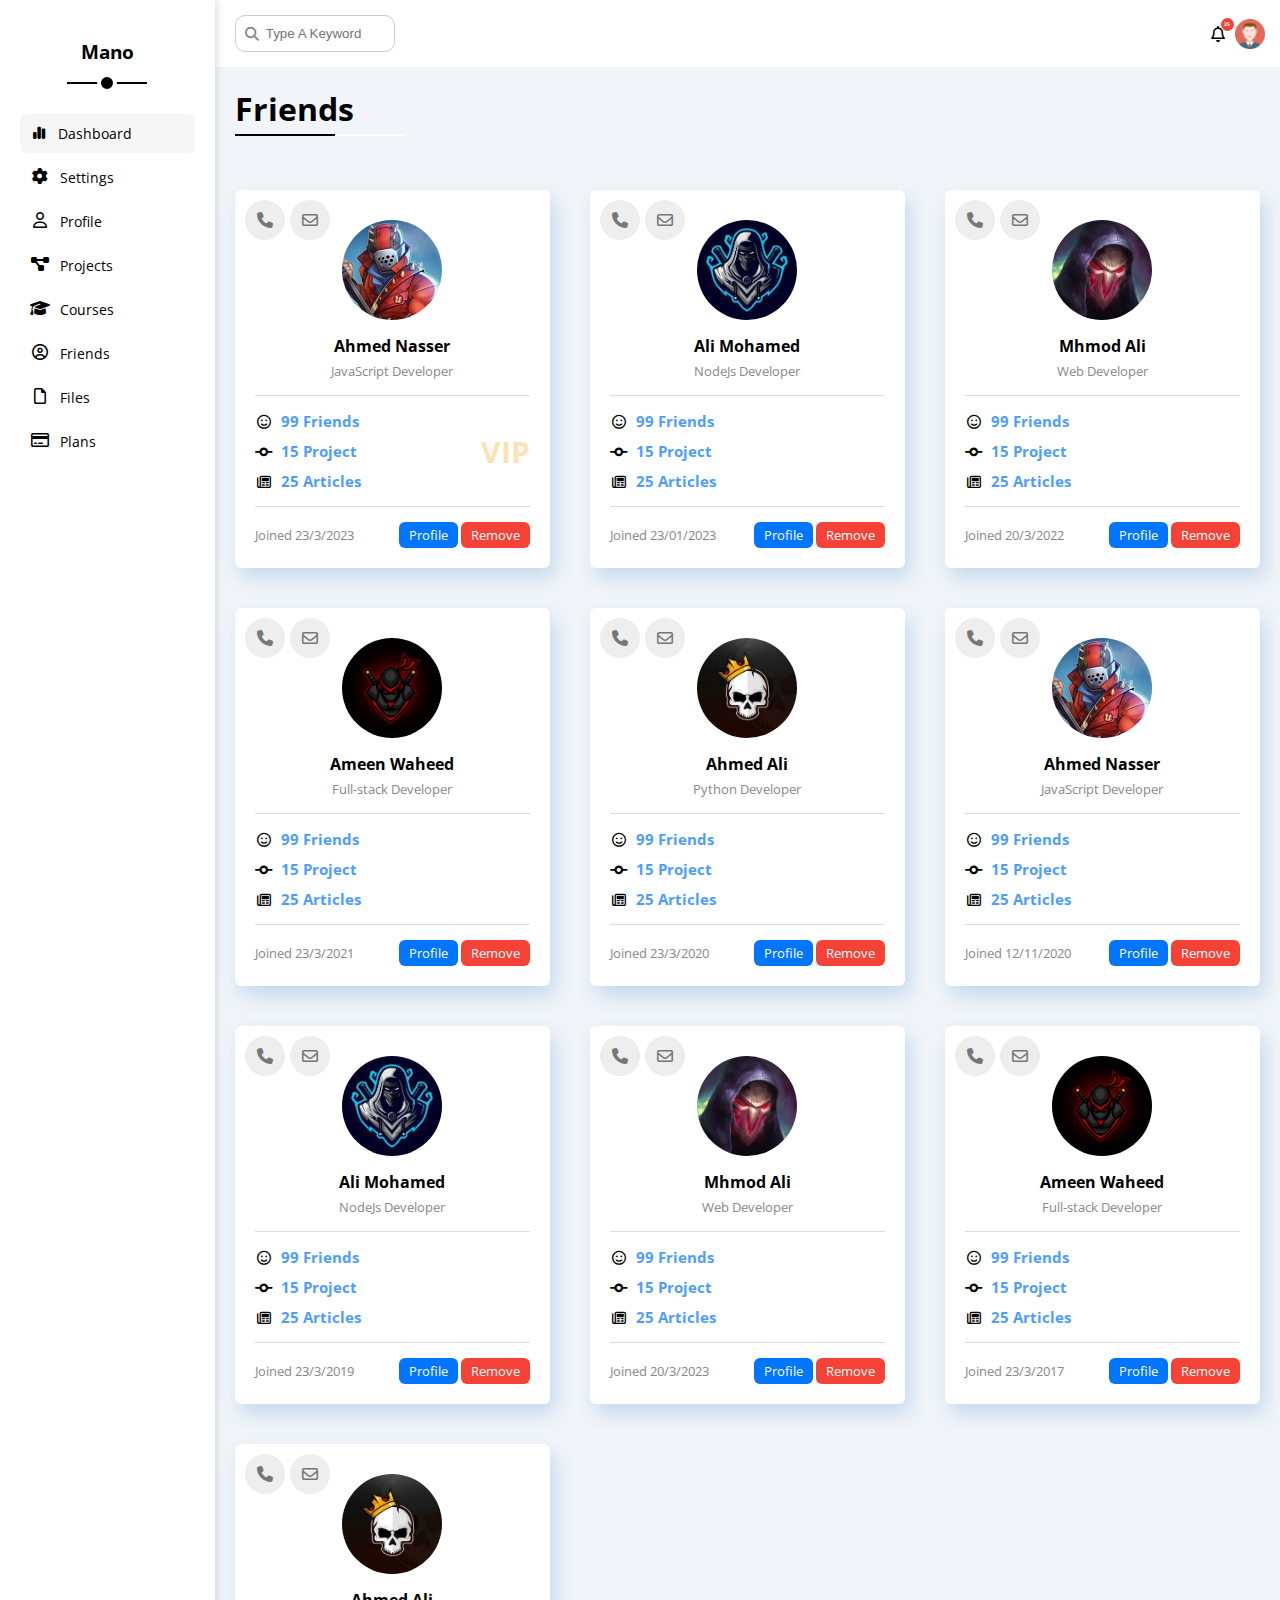
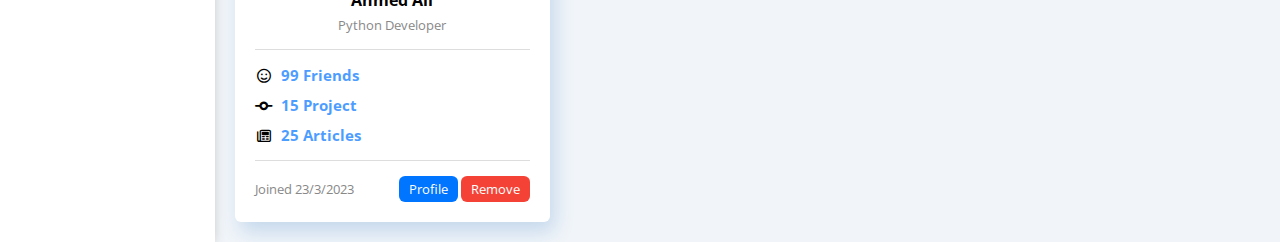
<file: friends.html>
<!DOCTYPE html>
<html lang="en">
<head>
    <meta charset="UTF-8">
    <meta http-equiv="X-UA-Compatible" content="IE=edge">
    <meta name="viewport" content="width=device-width, initial-scale=1.0">
    <title>Friends</title>
    <!-- Main css file -->
    <link rel="stylesheet" href="css/main.css">
    <link rel="stylesheet" href="css/framework.css">
    <!-- Media Query -->
    <link rel="stylesheet" href="css/media-query.css">
    <!-- main file web fonts -->
    <link rel="stylesheet" href="css/all.min.css">
    <!-- google fonts -->
    <link rel="preconnect" href="https://fonts.googleapis.com">
    <link rel="preconnect" href="https://fonts.gstatic.com" crossorigin>
    <link href="https://fonts.googleapis.com/css2?family=Open+Sans:ital,wght@0,300;0,500;0,600;0,700;0,800;1,700&family=Playfair+Display:ital,wght@0,400;0,500;0,800;0,900;1,900&display=swap" rel="stylesheet">
</head>
<body>
    <div class="page d-flex">
      <!-- Sidebar -->
        <div class="sidebar bg-w p-20 p-relative">
            <h3 class="p-relative text-c mt-0">Mano</h3>
            <ul>
                <li><a href="index.html" class="active d-flex a-c fz-14 c-black p-10 rad-6">
                    <i class="fa-solid fa-chart-simple fa-fw"></i>
                    <span class="hide-mobile">Dashboard</span>
                </a>
            </li>
            <li>
                <a class="d-flex align-center fs-14 c-black rad-6 p-10" href="settings.html">
                  <i class="fa-solid fa-gear fa-fw"></i>
                  <span class="hide-mobile">Settings</span>
                </a>
              </li>
              <li>
                <a class="d-flex align-center fs-14 c-black rad-6 p-10" href="profile.html">
                  <i class="fa-regular fa-user fa-fw"></i>
                  <span class="hide-mobile">Profile</span>
                  </a>
                  </li>
                  <li>
                    <a class="d-flex align-center fs-14 c-black rad-6 p-10" href="projects.html">
                      <i class="fa-solid fa-diagram-project fa-fw"></i>
                      <span class="hide-mobile">Projects</span>
                    </a>
                  </li>
                  <li>
                    <a class="d-flex align-center fs-14 c-black rad-6 p-10" href="courses.html">
                      <i class="fa-solid fa-graduation-cap fa-fw"></i>
                      <span class="hide-mobile">Courses</span>
                    </a>
                    </li>
                    <li>
                        <a class="d-flex align-center fs-14 c-black rad-6 p-10" href="friends.html">
                          <i class="fa-regular fa-circle-user fa-fw"></i>
                          <span class="hide-mobile">Friends</span>
                        </a>
                      </li>
                      <li>
                        <a class="d-flex align-center fs-14 c-black rad-6 p-10" href="files.html">
                          <i class="fa-regular fa-file fa-fw"></i>
                          <span class="hide-mobile">Files</span>
                        </a>
                      </li>
                      <li>
                        <a class="d-flex align-center fs-14 c-black rad-6 p-10" href="plans.html">
                          <i class="fa-regular fa-credit-card fa-fw"></i>
                          <span class="hide-mobile">Plans</span>
                        </a>
                      </li>
            </ul>
        </div>
        <!-- End Sidebar -->
        <!-- Start Content -->
         <div class="content w-full">
            <!-- Start head -->
             <div class="head bg-w between-flex p-15">
               <div class="search p-relative">
                <input type="search" placeholder="Type A Keyword" class="rad-10 border-1">
               </div>
               <div class="icon d-flex a-c">
                <span class="notification p-relative">
                    <i class="fa-regular fa-bell fa-large"></i>
                </span>
                <img src="./imgs/avatar.png" alt="">
               </div>
             </div>
            <!-- End head -->
            <h1 class="p-relative">Friends</h1>
            <div class="friends d-grid">
              <div class="friend bg-w rad-6 b-shadow p-20 p-relative m-20">
                <div class="contact">
                  <a href="mobile:01095314164"><i class="fa-solid fa-phone"></i></a>
                  <a href="mailto:aminwahid0202@gmail.com"><i class="fa-regular fa-envelope"></i></a>
                </div>
                 <div class="text-c">
                  <img src="./imgs/friend-01.jpg" alt="" class="mt-10 mb-10 w-100 h-100 rad-half">
                  <h4 class="m-0">Ahmed Nasser</h4>
                  <p class="c-gray mt-5 mb-0 fz-13">JavaScript Developer</p>
                 </div>
                 <div class="icon p-relative fz-14">
                   <div class="mb-10">
                    <i class="fa-regular fa-face-smile fa-fw"></i>
                    <span>99 Friends</span>
                   </div>
                   <div class="mb-10">
                    <i class="fa-solid fa-code-commit fa-fw"></i>
                    <span>15 Project</span>
                   </div>
                   <div>
                    <i class="fa-regular fa-newspaper fa-fw"></i>
                    <span>25 Articles</span>
                   </div>
                   <span class="vip fw-bold c-orange">VIP</span>
                 </div>
                 <div class="info between-flex fz-13">
                  <span class="c-gray">Joined 23/3/2023</span>
                  <div>
                    <a href="profile.html" class="bt-shape bg-blue c-white">Profile</a>
                    <a href="#" class="bt-shape bg-red c-white">Remove</a>
                  </div>
                 </div>
              </div>

              <div class="friend bg-w rad-6 b-shadow p-20 p-relative m-20">
                <div class="contact">
                  <a href="mobile:01095314164"><i class="fa-solid fa-phone"></i></a>
                  <a href="mailto:aminwahid0202@gmail.com"><i class="fa-regular fa-envelope"></i></a>
                </div>
                 <div class="text-c">
                  <img src="./imgs/friend-02.jpg" alt="" class="mt-10 mb-10 w-100 h-100 rad-half">
                  <h4 class="m-0">Ali Mohamed</h4>
                  <p class="c-gray mt-5 mb-0 fz-13">NodeJs Developer</p>
                 </div>
                 <div class="icon p-relative fz-14">
                   <div class="mb-10">
                    <i class="fa-regular fa-face-smile fa-fw"></i>
                    <span>99 Friends</span>
                   </div>
                   <div class="mb-10">
                    <i class="fa-solid fa-code-commit fa-fw"></i>
                    <span>15 Project</span>
                   </div>
                   <div>
                    <i class="fa-regular fa-newspaper fa-fw"></i>
                    <span>25 Articles</span>
                   </div>
                 </div>
                 <div class="info between-flex fz-13">
                  <span class="c-gray">Joined 23/01/2023</span>
                  <div>
                    <a href="profile.html" class="bt-shape bg-blue c-white">Profile</a>
                    <a href="#" class="bt-shape bg-red c-white">Remove</a>
                  </div>
                 </div>
              </div>

              <div class="friend bg-w rad-6 b-shadow p-20 p-relative m-20">
                <div class="contact">
                  <a href="mobile:01095314164"><i class="fa-solid fa-phone"></i></a>
                  <a href="mailto:aminwahid0202@gmail.com"><i class="fa-regular fa-envelope"></i></a>
                </div>
                 <div class="text-c">
                  <img src="./imgs/friend-03.jpg" alt="" class="mt-10 mb-10 w-100 h-100 rad-half">
                  <h4 class="m-0">Mhmod Ali</h4>
                  <p class="c-gray mt-5 mb-0 fz-13">Web Developer</p>
                 </div>
                 <div class="icon p-relative fz-14">
                   <div class="mb-10">
                    <i class="fa-regular fa-face-smile fa-fw"></i>
                    <span>99 Friends</span>
                   </div>
                   <div class="mb-10">
                    <i class="fa-solid fa-code-commit fa-fw"></i>
                    <span>15 Project</span>
                   </div>
                   <div>
                    <i class="fa-regular fa-newspaper fa-fw"></i>
                    <span>25 Articles</span>
                   </div>
                 </div>
                 <div class="info between-flex fz-13">
                  <span class="c-gray">Joined 20/3/2022</span>
                  <div>
                    <a href="profile.html" class="bt-shape bg-blue c-white">Profile</a>
                    <a href="#" class="bt-shape bg-red c-white">Remove</a>
                  </div>
                 </div>
              </div>

              <div class="friend bg-w rad-6 b-shadow p-20 p-relative m-20">
                <div class="contact">
                  <a href="mobile:01095314164"><i class="fa-solid fa-phone"></i></a>
                  <a href="mailto:aminwahid0202@gmail.com"><i class="fa-regular fa-envelope"></i></a>
                </div>
                 <div class="text-c">
                  <img src="./imgs/friend-04.jpg" alt="" class="mt-10 mb-10 w-100 h-100 rad-half">
                  <h4 class="m-0">Ameen Waheed</h4>
                  <p class="c-gray mt-5 mb-0 fz-13">Full-stack Developer</p>
                 </div>
                 <div class="icon p-relative fz-14">
                   <div class="mb-10">
                    <i class="fa-regular fa-face-smile fa-fw"></i>
                    <span>99 Friends</span>
                   </div>
                   <div class="mb-10">
                    <i class="fa-solid fa-code-commit fa-fw"></i>
                    <span>15 Project</span>
                   </div>
                   <div>
                    <i class="fa-regular fa-newspaper fa-fw"></i>
                    <span>25 Articles</span>
                   </div>
                 </div>
                 <div class="info between-flex fz-13">
                  <span class="c-gray">Joined 23/3/2021</span>
                  <div>
                    <a href="profile.html" class="bt-shape bg-blue c-white">Profile</a>
                    <a href="#" class="bt-shape bg-red c-white">Remove</a>
                  </div>
                 </div>
              </div>

              <div class="friend bg-w rad-6 b-shadow p-20 p-relative m-20">
                <div class="contact">
                  <a href="mobile:01095314164"><i class="fa-solid fa-phone"></i></a>
                  <a href="mailto:aminwahid0202@gmail.com"><i class="fa-regular fa-envelope"></i></a>
                </div>
                 <div class="text-c">
                  <img src="./imgs/friend-05.jpg" alt="" class="mt-10 mb-10 w-100 h-100 rad-half">
                  <h4 class="m-0">Ahmed Ali</h4>
                  <p class="c-gray mt-5 mb-0 fz-13">Python Developer</p>
                 </div>
                 <div class="icon p-relative fz-14">
                   <div class="mb-10">
                    <i class="fa-regular fa-face-smile fa-fw"></i>
                    <span>99 Friends</span>
                   </div>
                   <div class="mb-10">
                    <i class="fa-solid fa-code-commit fa-fw"></i>
                    <span>15 Project</span>
                   </div>
                   <div>
                    <i class="fa-regular fa-newspaper fa-fw"></i>
                    <span>25 Articles</span>
                   </div>
                 </div>
                 <div class="info between-flex fz-13">
                  <span class="c-gray">Joined 23/3/2020</span>
                  <div>
                    <a href="profile.html" class="bt-shape bg-blue c-white">Profile</a>
                    <a href="#" class="bt-shape bg-red c-white">Remove</a>
                  </div>
                 </div>
              </div>
              <div class="friend bg-w rad-6 b-shadow p-20 p-relative m-20">
                <div class="contact">
                  <a href="mobile:01095314164"><i class="fa-solid fa-phone"></i></a>
                  <a href="mailto:aminwahid0202@gmail.com"><i class="fa-regular fa-envelope"></i></a>
                </div>
                 <div class="text-c">
                  <img src="./imgs/friend-01.jpg" alt="" class="mt-10 mb-10 w-100 h-100 rad-half">
                  <h4 class="m-0">Ahmed Nasser</h4>
                  <p class="c-gray mt-5 mb-0 fz-13">JavaScript Developer</p>
                 </div>
                 <div class="icon p-relative fz-14">
                   <div class="mb-10">
                    <i class="fa-regular fa-face-smile fa-fw"></i>
                    <span>99 Friends</span>
                   </div>
                   <div class="mb-10">
                    <i class="fa-solid fa-code-commit fa-fw"></i>
                    <span>15 Project</span>
                   </div>
                   <div>
                    <i class="fa-regular fa-newspaper fa-fw"></i>
                    <span>25 Articles</span>
                   </div>
                 </div>
                 <div class="info between-flex fz-13">
                  <span class="c-gray">Joined 12/11/2020</span>
                  <div>
                    <a href="profile.html" class="bt-shape bg-blue c-white">Profile</a>
                    <a href="#" class="bt-shape bg-red c-white">Remove</a>
                  </div>
                 </div>
              </div>

              <div class="friend bg-w rad-6 b-shadow p-20 p-relative m-20">
                <div class="contact">
                  <a href="mobile:01095314164"><i class="fa-solid fa-phone"></i></a>
                  <a href="mailto:aminwahid0202@gmail.com"><i class="fa-regular fa-envelope"></i></a>
                </div>
                 <div class="text-c">
                  <img src="./imgs/friend-02.jpg" alt="" class="mt-10 mb-10 w-100 h-100 rad-half">
                  <h4 class="m-0">Ali Mohamed</h4>
                  <p class="c-gray mt-5 mb-0 fz-13">NodeJs Developer</p>
                 </div>
                 <div class="icon p-relative fz-14">
                   <div class="mb-10">
                    <i class="fa-regular fa-face-smile fa-fw"></i>
                    <span>99 Friends</span>
                   </div>
                   <div class="mb-10">
                    <i class="fa-solid fa-code-commit fa-fw"></i>
                    <span>15 Project</span>
                   </div>
                   <div>
                    <i class="fa-regular fa-newspaper fa-fw"></i>
                    <span>25 Articles</span>
                   </div>
                 </div>
                 <div class="info between-flex fz-13">
                  <span class="c-gray">Joined 23/3/2019</span>
                  <div>
                    <a href="profile.html" class="bt-shape bg-blue c-white">Profile</a>
                    <a href="#" class="bt-shape bg-red c-white">Remove</a>
                  </div>
                 </div>
              </div>

              <div class="friend bg-w rad-6 b-shadow p-20 p-relative m-20">
                <div class="contact">
                  <a href="mobile:01095314164"><i class="fa-solid fa-phone"></i></a>
                  <a href="mailto:aminwahid0202@gmail.com"><i class="fa-regular fa-envelope"></i></a>
                </div>
                 <div class="text-c">
                  <img src="./imgs/friend-03.jpg" alt="" class="mt-10 mb-10 w-100 h-100 rad-half">
                  <h4 class="m-0">Mhmod Ali</h4>
                  <p class="c-gray mt-5 mb-0 fz-13">Web Developer</p>
                 </div>
                 <div class="icon p-relative fz-14">
                   <div class="mb-10">
                    <i class="fa-regular fa-face-smile fa-fw"></i>
                    <span>99 Friends</span>
                   </div>
                   <div class="mb-10">
                    <i class="fa-solid fa-code-commit fa-fw"></i>
                    <span>15 Project</span>
                   </div>
                   <div>
                    <i class="fa-regular fa-newspaper fa-fw"></i>
                    <span>25 Articles</span>
                   </div>
                 </div>
                 <div class="info between-flex fz-13">
                  <span class="c-gray">Joined 20/3/2023</span>
                  <div>
                    <a href="profile.html" class="bt-shape bg-blue c-white">Profile</a>
                    <a href="#" class="bt-shape bg-red c-white">Remove</a>
                  </div>
                 </div>
              </div>

              <div class="friend bg-w rad-6 b-shadow p-20 p-relative m-20">
                <div class="contact">
                  <a href="mobile:01095314164"><i class="fa-solid fa-phone"></i></a>
                  <a href="mailto:aminwahid0202@gmail.com"><i class="fa-regular fa-envelope"></i></a>
                </div>
                 <div class="text-c">
                  <img src="./imgs/friend-04.jpg" alt="" class="mt-10 mb-10 w-100 h-100 rad-half">
                  <h4 class="m-0">Ameen Waheed</h4>
                  <p class="c-gray mt-5 mb-0 fz-13">Full-stack Developer</p>
                 </div>
                 <div class="icon p-relative fz-14">
                   <div class="mb-10">
                    <i class="fa-regular fa-face-smile fa-fw"></i>
                    <span>99 Friends</span>
                   </div>
                   <div class="mb-10">
                    <i class="fa-solid fa-code-commit fa-fw"></i>
                    <span>15 Project</span>
                   </div>
                   <div>
                    <i class="fa-regular fa-newspaper fa-fw"></i>
                    <span>25 Articles</span>
                   </div>
                 </div>
                 <div class="info between-flex fz-13">
                  <span class="c-gray">Joined 23/3/2017</span>
                  <div>
                    <a href="profile.html" class="bt-shape bg-blue c-white">Profile</a>
                    <a href="#" class="bt-shape bg-red c-white">Remove</a>
                  </div>
                 </div>
              </div>

              <div class="friend bg-w rad-6 b-shadow p-20 p-relative m-20">
                <div class="contact">
                  <a href="mobile:01095314164"><i class="fa-solid fa-phone"></i></a>
                  <a href="mailto:aminwahid0202@gmail.com"><i class="fa-regular fa-envelope"></i></a>
                </div>
                 <div class="text-c">
                  <img src="./imgs/friend-05.jpg" alt="" class="mt-10 mb-10 w-100 h-100 rad-half">
                  <h4 class="m-0">Ahmed Ali</h4>
                  <p class="c-gray mt-5 mb-0 fz-13">Python Developer</p>
                 </div>
                 <div class="icon p-relative fz-14">
                   <div class="mb-10">
                    <i class="fa-regular fa-face-smile fa-fw"></i>
                    <span>99 Friends</span>
                   </div>
                   <div class="mb-10">
                    <i class="fa-solid fa-code-commit fa-fw"></i>
                    <span>15 Project</span>
                   </div>
                   <div>
                    <i class="fa-regular fa-newspaper fa-fw"></i>
                    <span>25 Articles</span>
                   </div>
                 </div>
                 <div class="info between-flex fz-13">
                  <span class="c-gray">Joined 23/3/2023</span>
                  <div>
                    <a href="profile.html" class="bt-shape bg-blue c-white">Profile</a>
                    <a href="#" class="bt-shape bg-red c-white">Remove</a>
                  </div>
                 </div>
              </div>
            </div>
         </div>
    </div>
</body>
</html>
</file>
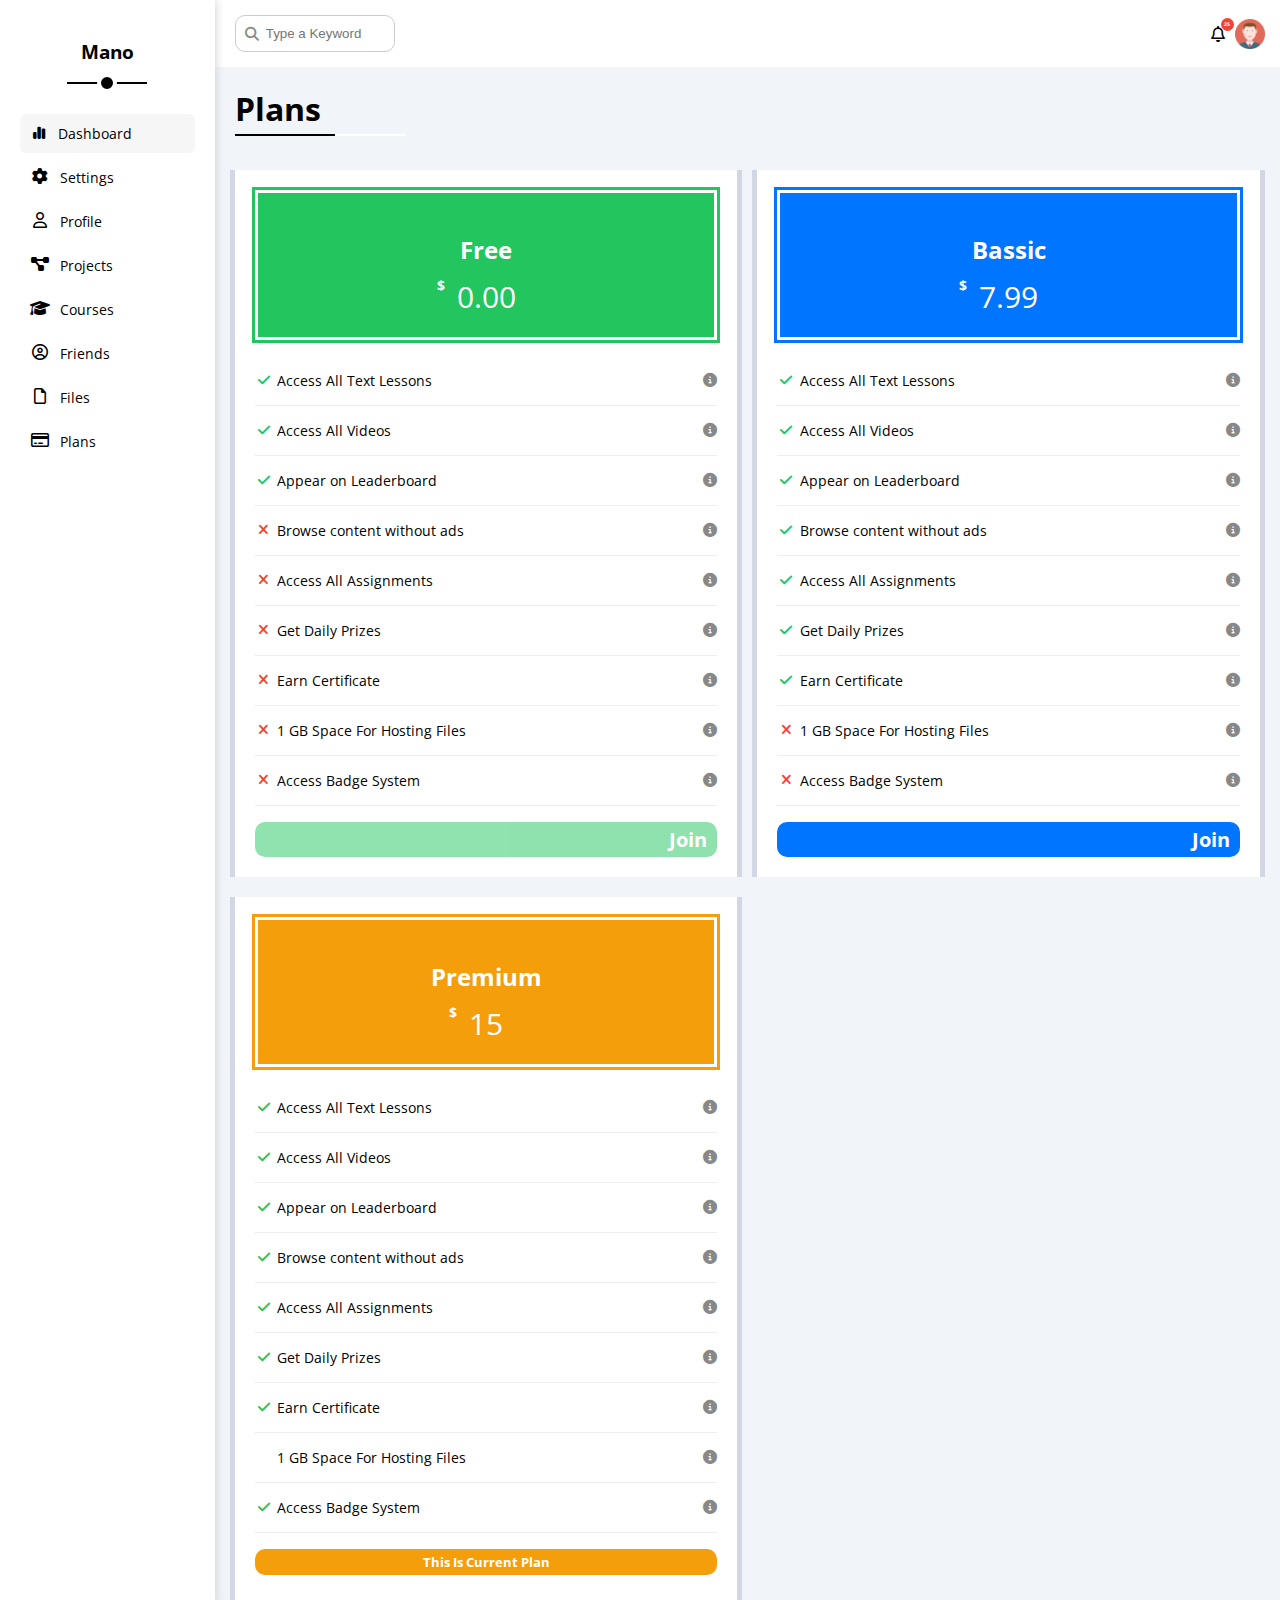
<file: plans.html>
<!DOCTYPE html>
<html lang="en">
<head>
    <meta charset="UTF-8">
    <meta http-equiv="X-UA-Compatible" content="IE=edge">
    <meta name="viewport" content="width=device-width, initial-scale=1.0">
    <title>Plans</title>
    <!-- Main css file -->
    <link rel="stylesheet" href="css/main.css">
    <link rel="stylesheet" href="css/framework.css">
    <!-- Media Query -->
    <link rel="stylesheet" href="css/media-query.css">
    <!-- main file web fonts -->
    <link rel="stylesheet" href="css/all.min.css">
    <!-- google fonts -->
    <link rel="preconnect" href="https://fonts.googleapis.com">
    <link rel="preconnect" href="https://fonts.gstatic.com" crossorigin>
    <link href="https://fonts.googleapis.com/css2?family=Open+Sans:ital,wght@0,300;0,500;0,600;0,700;0,800;1,700&family=Playfair+Display:ital,wght@0,400;0,500;0,800;0,900;1,900&display=swap" rel="stylesheet">
</head>
<body>
    <div class="page d-flex">
      <!-- Sidebar -->
        <div class="sidebar bg-w p-20 p-relative">
            <h3 class="p-relative text-c mt-0">Mano</h3>
            <ul>
                <li><a href="index.html" class="active d-flex a-c fz-14 c-black p-10 rad-6">
                    <i class="fa-solid fa-chart-simple fa-fw"></i>
                    <span class="hide-mobile">Dashboard</span>
                </a>
            </li>
            <li>
                <a class="d-flex align-center fs-14 c-black rad-6 p-10" href="settings.html">
                  <i class="fa-solid fa-gear fa-fw"></i>
                  <span class="hide-mobile">Settings</span>
                </a>
              </li>
              <li>
                <a class="d-flex align-center fs-14 c-black rad-6 p-10" href="profile.html">
                  <i class="fa-regular fa-user fa-fw"></i>
                  <span class="hide-mobile">Profile</span>
                  </a>
                  </li>
                  <li>
                    <a class="d-flex align-center fs-14 c-black rad-6 p-10" href="projects.html">
                      <i class="fa-solid fa-diagram-project fa-fw"></i>
                      <span class="hide-mobile">Projects</span>
                    </a>
                  </li>
                  <li>
                    <a class="d-flex align-center fs-14 c-black rad-6 p-10" href="courses.html">
                      <i class="fa-solid fa-graduation-cap fa-fw"></i>
                      <span class="hide-mobile">Courses</span>
                    </a>
                    </li>
                    <li>
                        <a class="d-flex align-center fs-14 c-black rad-6 p-10" href="friends.html">
                          <i class="fa-regular fa-circle-user fa-fw"></i>
                          <span class="hide-mobile">Friends</span>
                        </a>
                      </li>
                      <li>
                        <a class="d-flex align-center fs-14 c-black rad-6 p-10" href="files.html">
                          <i class="fa-regular fa-file fa-fw"></i>
                          <span class="hide-mobile">Files</span>
                        </a>
                      </li>
                      <li>
                        <a class="d-flex align-center fs-14 c-black rad-6 p-10" href="plans.html">
                          <i class="fa-regular fa-credit-card fa-fw"></i>
                          <span class="hide-mobile">Plans</span>
                        </a>
                      </li>
            </ul>
        </div>
        <!-- Start Content -->
        <div class="content w-full">
          <!-- Head -->
            <div class="head bg-w between-flex p-15">
               <div class="search p-relative">
                 <input type="search" placeholder="Type a Keyword" class="rad-10 border-1">
               </div>
               <div class="icon d-flex a-c">
                 <span class="notification p-relative">
                  <i class="fa-regular fa-bell fa-large"></i>
                 </span>
                 <img src="./imgs/avatar.png" alt="">
               </div>
            </div>
            <h1 class="p-relative">Plans</h1>
            <div class="plans d-grid gap-20">
                <div class="plan bg-w green p-20">
                 <div class="top bg-green text-c p-20">
                  <h2 class="c-white mb-10">Free</h2>
                  <div class="price text-c c-white">
                    <span>$</span>
                    0.00
                  </div>
                  </div>
                  <ul>
                    <li class="d-flex a-c fz-14">
                     <i class="fa-solid fa-check fa-fw yes"></i>
                     <span>Access All Text Lessons</span>
                     <i class="fa-solid fa-circle-info help"></i>
                    </li>
                    <li class="d-flex a-c fz-14">
                        <i class="fa-solid fa-check fa-fw yes"></i>
                        <span>Access All Videos</span>
                        <i class="fa-solid fa-circle-info help"></i>
                    </li>
                    <li class="d-flex a-c fz-14">
                        <i class="fa-solid fa-check fa-fw yes"></i>
                        <span>Appear on Leaderboard</span>
                        <i class="fa-solid fa-circle-info help"></i>
                    </li>
                    <li class="d-flex a-c fz-14">
                        <i class="fa-solid fa-xmark fa-fw yes"></i>
                        <span>Browse content without ads</span>
                        <i class="fa-solid fa-circle-info help"></i>
                    </li>
                    <li class="d-flex a-c fz-14">
                        <i class="fa-solid fa-xmark fa-fw yes"></i>
                        <span>Access All Assignments</span>
                        <i class="fa-solid fa-circle-info help"></i>
                    </li>
                    <li class="d-flex a-c fz-14">
                        <i class="fa-solid fa-xmark fa-fw yes"></i>
                        <span>Get Daily Prizes</span>
                        <i class="fa-solid fa-circle-info help"></i>
                    </li>
                    <li class="d-flex a-c fz-14">
                        <i class="fa-solid fa-xmark fa-fw yes"></i>
                        <span>Earn Certificate</span>
                        <i class="fa-solid fa-circle-info help"></i>
                    </li>
                    <li class="d-flex a-c fz-14">
                        <i class="fa-solid fa-xmark fa-fw yes"></i>
                        <span>1 GB Space For Hosting Files</span>
                        <i class="fa-solid fa-circle-info help"></i>
                    </li>
                    <li class="d-flex a-c fz-14">
                        <i class="fa-solid fa-xmark fa-fw yes"></i>
                        <span>Access Badge System</span>
                        <i class="fa-solid fa-circle-info help"></i>
                    </li>
                  </ul>
                  <a href="#" class="join c-white bg-green bt-shape fz-20 fw-bold txt-right rad-10">Join</a>
                </div>

            <div class="plan bg-w  p-20">
                <div class="top bg-blue blue text-c p-20">
                 <h2 class="c-white mb-10">Bassic</h2>
                 <div class="price text-c c-white">
                   <span>$</span>
                   7.99
                 </div>
                 </div>
                 <ul>
                   <li class="d-flex a-c fz-14">
                    <i class="fa-solid fa-check fa-fw yes"></i>
                    <span>Access All Text Lessons</span>
                    <i class="fa-solid fa-circle-info help"></i>
                   </li>
                   <li class="d-flex a-c fz-14">
                       <i class="fa-solid fa-check fa-fw yes"></i>
                       <span>Access All Videos</span>
                       <i class="fa-solid fa-circle-info help"></i>
                   </li>
                   <li class="d-flex a-c fz-14">
                       <i class="fa-solid fa-check fa-fw yes"></i>
                       <span>Appear on Leaderboard</span>
                       <i class="fa-solid fa-circle-info help"></i>
                   </li>
                   <li class="d-flex a-c fz-14">
                       <i class="fa-solid fa-check fa-fw yes"></i>
                       <span>Browse content without ads</span>
                       <i class="fa-solid fa-circle-info help"></i>
                   </li>
                   <li class="d-flex a-c fz-14">
                       <i class="fa-solid fa-check fa-fw yes"></i>
                       <span>Access All Assignments</span>
                       <i class="fa-solid fa-circle-info help"></i>
                   </li>
                   <li class="d-flex a-c fz-14">
                       <i class="fa-solid fa-check fa-fw yes"></i>
                       <span>Get Daily Prizes</span>
                       <i class="fa-solid fa-circle-info help"></i>
                   </li>
                   <li class="d-flex a-c fz-14">
                       <i class="fa-solid fa-check fa-fw yes"></i>
                       <span>Earn Certificate</span>
                       <i class="fa-solid fa-circle-info help"></i>
                   </li>
                   <li class="d-flex a-c fz-14">
                       <i class="fa-solid fa-xmark fa-fw yes"></i>
                       <span>1 GB Space For Hosting Files</span>
                       <i class="fa-solid fa-circle-info help"></i>
                   </li>
                   <li class="d-flex a-c fz-14">
                       <i class="fa-solid fa-xmark fa-fw yes"></i>
                       <span>Access Badge System</span>
                       <i class="fa-solid fa-circle-info help"></i>
                   </li>
                 </ul>
                 <a href="#" class="join-2 c-white bg-blue bt-shape fz-20 fw-bold txt-right rad-10">Join</a>
               </div>

               <div class="plan bg-w  p-20">
                <div class="top bg-orange orange text-c p-20">
                 <h2 class="c-white mb-10">Premium</h2>
                 <div class="price text-c c-white">
                   <span>$</span>
                   15
                 </div>
                 </div>
                 <ul>
                   <li class="d-flex a-c fz-14">
                    <i class="fa-solid fa-check fa-fw yes"></i>
                    <span>Access All Text Lessons</span>
                    <i class="fa-solid fa-circle-info help"></i>
                   </li>
                   <li class="d-flex a-c fz-14">
                       <i class="fa-solid fa-check fa-fw yes"></i>
                       <span>Access All Videos</span>
                       <i class="fa-solid fa-circle-info help"></i>
                   </li>
                   <li class="d-flex a-c fz-14">
                       <i class="fa-solid fa-check fa-fw yes"></i>
                       <span>Appear on Leaderboard</span>
                       <i class="fa-solid fa-circle-info help"></i>
                   </li>
                   <li class="d-flex a-c fz-14">
                       <i class="fa-solid fa-check fa-fw yes"></i>
                       <span>Browse content without ads</span>
                       <i class="fa-solid fa-circle-info help"></i>
                   </li>
                   <li class="d-flex a-c fz-14">
                       <i class="fa-solid fa-check fa-fw yes"></i>
                       <span>Access All Assignments</span>
                       <i class="fa-solid fa-circle-info help"></i>
                   </li>
                   <li class="d-flex a-c fz-14">
                       <i class="fa-solid fa-check fa-fw yes"></i>
                       <span>Get Daily Prizes</span>
                       <i class="fa-solid fa-circle-info help"></i>
                   </li>
                   <li class="d-flex a-c fz-14">
                       <i class="fa-solid fa-check fa-fw yes"></i>
                       <span>Earn Certificate</span>
                       <i class="fa-solid fa-circle-info help"></i>
                   </li>
                   <li class="d-flex a-c fz-14">
                       <i class="fa-solid fa-Check fa-fw yes"></i>
                       <span>1 GB Space For Hosting Files</span>
                       <i class="fa-solid fa-circle-info help"></i>
                   </li>
                   <li class="d-flex a-c fz-14">
                       <i class="fa-solid fa-check fa-fw yes"></i>
                       <span>Access Badge System</span>
                       <i class="fa-solid fa-circle-info help"></i>
                   </li>
                 </ul>
                 <p class="c-white bg-orange bt-shape fz-13 fw-bold text-c rad-10">This Is Current Plan</p>
               </div>
           </div>
           </div>
        </div>
    </div>
</body>
</html>
</file>
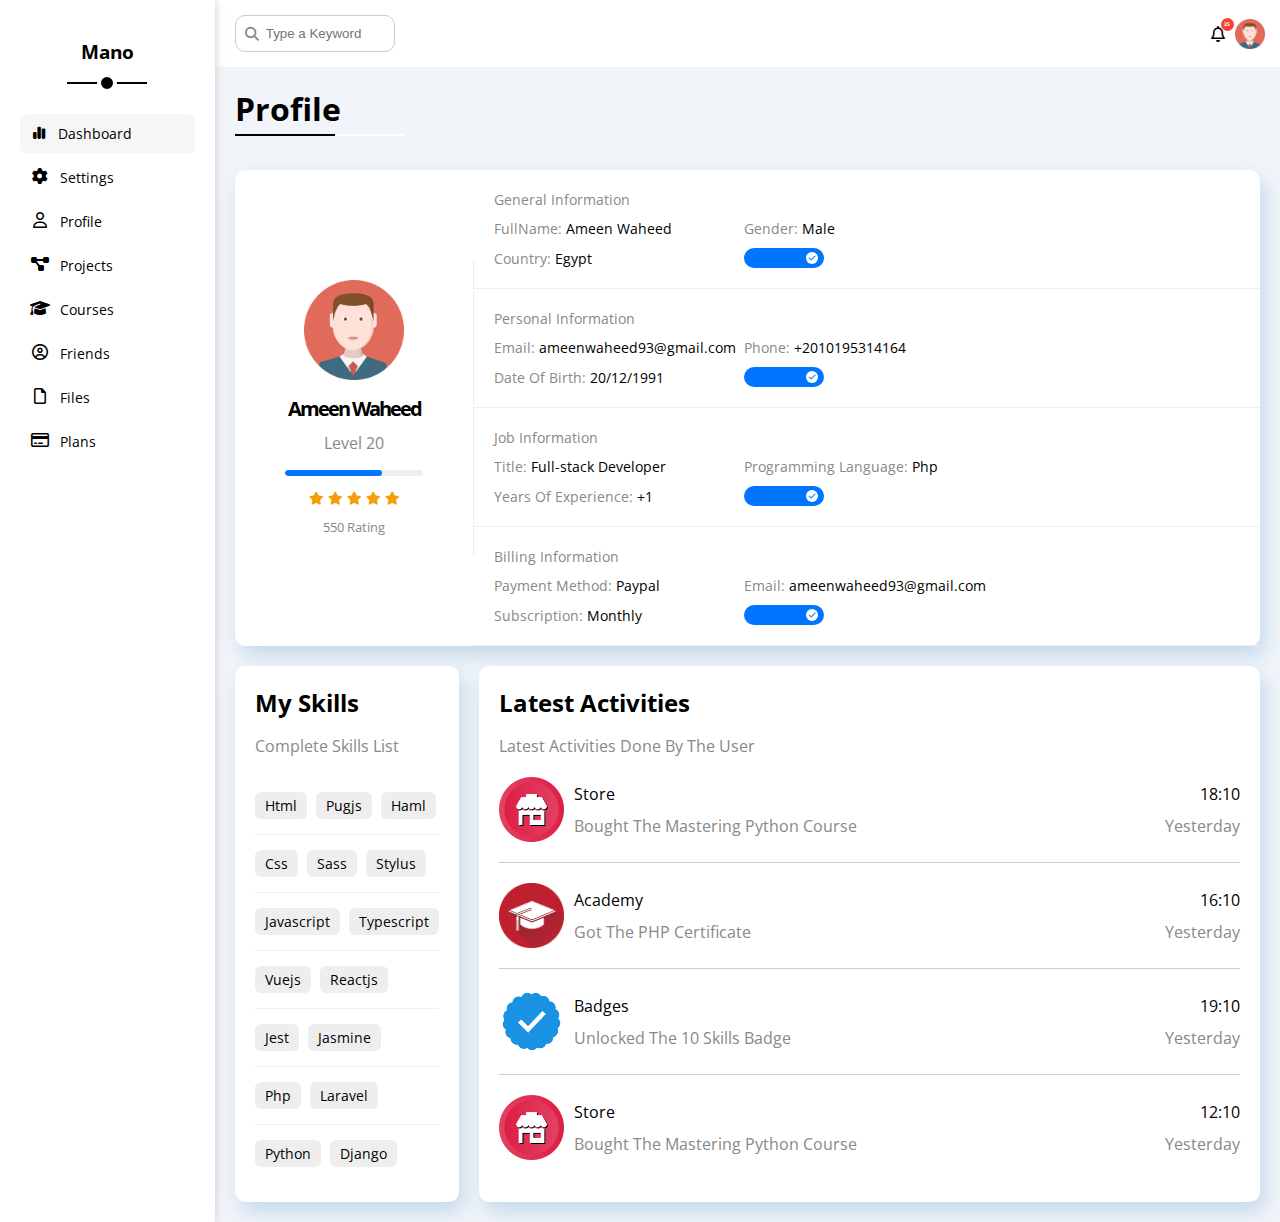
<file: profile.html>
<!DOCTYPE html>
<html lang="en">
<head>
    <meta charset="UTF-8">
    <meta http-equiv="X-UA-Compatible" content="IE=edge">
    <meta name="viewport" content="width=device-width, initial-scale=1.0">
    <title>Profile</title>
     <!-- Main css file -->
     <link rel="stylesheet" href="css/main.css">
     <link rel="stylesheet" href="css/framework.css">
     <!-- Media Query -->
     <link rel="stylesheet" href="css/media-query.css">
     <!-- main file web fonts -->
     <link rel="stylesheet" href="css/all.min.css">
     <!-- google fonts -->
     <link rel="preconnect" href="https://fonts.googleapis.com">
     <link rel="preconnect" href="https://fonts.gstatic.com" crossorigin>
     <link href="https://fonts.googleapis.com/css2?family=Open+Sans:ital,wght@0,300;0,500;0,600;0,700;0,800;1,700&family=Playfair+Display:ital,wght@0,400;0,500;0,800;0,900;1,900&display=swap" rel="stylesheet">
 
</head>
<body>
    <div class="page d-flex">
        <!-- Sidebar -->
          <div class="sidebar bg-w p-20 p-relative">
              <h3 class="p-relative text-c mt-0">Mano</h3>
              <ul>
                  <li><a href="index.html" class="active d-flex a-c fz-14 c-black p-10 rad-6">
                      <i class="fa-solid fa-chart-simple fa-fw"></i>
                      <span class="hide-mobile">Dashboard</span>
                  </a>
              </li>
              <li>
                  <a class="d-flex align-center fs-14 c-black rad-6 p-10" href="settings.html">
                    <i class="fa-solid fa-gear fa-fw"></i>
                    <span class="hide-mobile">Settings</span>
                  </a>
                </li>
                <li>
                  <a class="d-flex align-center fs-14 c-black rad-6 p-10" href="profile.html">
                    <i class="fa-regular fa-user fa-fw"></i>
                    <span class="hide-mobile">Profile</span>
                    </a>
                    </li>
                    <li>
                      <a class="d-flex align-center fs-14 c-black rad-6 p-10" href="projects.html">
                        <i class="fa-solid fa-diagram-project fa-fw"></i>
                        <span class="hide-mobile">Projects</span>
                      </a>
                    </li>
                    <li>
                      <a class="d-flex align-center fs-14 c-black rad-6 p-10" href="courses.html">
                        <i class="fa-solid fa-graduation-cap fa-fw"></i>
                        <span class="hide-mobile">Courses</span>
                      </a>
                      </li>
                      <li>
                          <a class="d-flex align-center fs-14 c-black rad-6 p-10" href="friends.html">
                            <i class="fa-regular fa-circle-user fa-fw"></i>
                            <span class="hide-mobile">Friends</span>
                          </a>
                        </li>
                        <li>
                          <a class="d-flex align-center fs-14 c-black rad-6 p-10" href="files.html">
                            <i class="fa-regular fa-file fa-fw"></i>
                            <span class="hide-mobile">Files</span>
                          </a>
                        </li>
                        <li>
                          <a class="d-flex align-center fs-14 c-black rad-6 p-10" href="plans.html">
                            <i class="fa-regular fa-credit-card fa-fw"></i>
                            <span class="hide-mobile">Plans</span>
                          </a>
                        </li>
              </ul>
          </div>
          <!-- Start Content -->
          <div class="content w-full">
            <!-- Head -->
              <div class="head bg-w between-flex p-15">
                 <div class="search p-relative">
                   <input type="search" placeholder="Type a Keyword" class="rad-10 border-1">
                 </div>
                 <div class="icon d-flex a-c">
                   <span class="notification p-relative">
                    <i class="fa-regular fa-bell fa-large"></i>
                   </span>
                   <img src="./imgs/avatar.png" alt="">
                 </div>
              </div>
              <!-- End Head -->
              <h1 class="p-relative">Profile</h1>
              <div class="profile-page m-20">
                <!-- Start Information -->
                <div class="profile-information bg-w b-shadow rad-10 d-flex a-c">
                  <div class="avatar-box p-20 text-c">
                    <img src="./imgs/avatar.png" alt="">
                    <h3 class="m-0 fz-20">Ameen Waheed</h3>
                    <p class="c-gray mt-10">Level 20</p>
                    <div class="level p-relative bg-eee rad-6">
                      <span style="width:70%"></span>
                    </div>
                    <div class="rate mt-10 mb-10">
                      <i class="fa-solid fa-star c-orange fz-13"></i>
                      <i class="fa-solid fa-star c-orange fz-13"></i>
                      <i class="fa-solid fa-star c-orange fz-13"></i>
                      <i class="fa-solid fa-star c-orange fz-13"></i>
                      <i class="fa-solid fa-star c-orange fz-13"></i>
                    </div>
                    <p class="c-gray m-0 fz-13">550 Rating</p>
                  </div>
                  <div class="info-box w-full txt-c-mob">
                   <div class="box d-flex a-c p-20">
                    <h4 class="c-gray m-0 fz-14 w-full">General Information</h4>
                     <div class="fz-14">
                      <span class="c-gray">FullName: </span>
                      <span>Ameen Waheed</span>
                     </div>
                     <div class="fz-14">
                      <span class="c-gray">Gender: </span>
                      <span>Male</span>
                     </div>
                     <div class="fz-14">
                      <span class="c-gray">Country: </span>
                      <span>Egypt</span>
                     </div>
                     <div class="fz-14">
                      <label>
                        <input class="toggle-checkbox" type="checkbox" checked>
                        <div class="toggle-switch p-relative"></div>
                      </label>
                     </div>
                   </div>

                   <div class="box d-flex a-c p-20">
                    <h4 class="c-gray m-0 fz-14 w-full">Personal Information</h4>
                     <div class="fz-14">
                      <span class="c-gray">Email: </span>
                      <span>ameenwaheed93@gmail.com</span>
                     </div>
                     <div class="fz-14">
                      <span class="c-gray">Phone: </span>
                      <span>+2010195314164</span>
                     </div>
                     <div class="fz-14">
                      <span class="c-gray">Date Of Birth: </span>
                      <span>20/12/1991</span>
                     </div>
                     <div class="fz-14">
                      <label>
                        <input class="toggle-checkbox" type="checkbox" checked>
                        <div class="toggle-switch p-relative"></div>
                      </label>
                     </div>
                   </div>

                   <div class="box d-flex a-c p-20">
                    <h4 class="c-gray m-0 fz-14 w-full">Job Information</h4>
                     <div class="fz-14">
                      <span class="c-gray">Title: </span>
                      <span>Full-stack Developer</span>
                     </div>
                     <div class="fz-14">
                      <span class="c-gray">Programming Language: </span>
                      <span>Php</span>
                     </div>
                     <div class="fz-14">
                      <span class="c-gray">Years Of Experience: </span>
                      <span>+1</span>
                     </div>
                     <div class="fz-14">
                      <label>
                        <input class="toggle-checkbox" type="checkbox" checked>
                        <div class="toggle-switch p-relative"></div>
                      </label>
                     </div>
                   </div>

                   <div class="box d-flex a-c p-20">
                    <h4 class="c-gray m-0 fz-14 w-full">Billing Information</h4>
                     <div class="fz-14">
                      <span class="c-gray">Payment Method: </span>
                      <span>Paypal</span>
                     </div>
                     <div class="fz-14">
                      <span class="c-gray">Email: </span>
                      <span>ameenwaheed93@gmail.com</span>
                     </div>
                     <div class="fz-14">
                      <span class="c-gray">Subscription: </span>
                      <span>Monthly</span>
                     </div>
                     <div class="fz-14">
                      <label>
                        <input class="toggle-checkbox" type="checkbox" checked>
                        <div class="toggle-switch p-relative"></div>
                      </label>
                     </div>
                   </div>
                  </div>
                </div>
                <!-- End Information -->
                <!-- Start Skills -->
                <div class="other-data d-flex gap-20">
                 <div class="skills bg-w rad-10 b-shadow p-20 mt-20">
                  <h2 class="m-0 mb-10">My Skills</h2>
                  <p class="c-gray mb-20">Complete Skills List</p>
                  <ul class="m-0 txt-c-mob">
                    <li>
                      <span title="Hyper Text Mark Up">Html</span>
                      <span>Pugjs</span>
                      <span>Haml</span>
                    </li>
                    <li>
                      <span>Css</span>
                      <span>Sass</span>
                      <span>Stylus</span>
                    </li>
                    <li>
                      <span>Javascript</span>
                      <span>Typescript</span>
                    </li>
                    <li>
                      <span>Vuejs</span>
                      <span>Reactjs</span>
                    </li>
                    <li>
                      <span>Jest</span>
                      <span>Jasmine</span>
                    </li>
                    <li>
                      <span>Php</span>
                      <span>Laravel</span>
                    </li>
                    <li>
                      <span>Python</span>
                      <span>Django</span>
                    </li>
                  </ul>
                 </div>
                <!-- End Skills -->
                <!-- Activities -->
                <div class="activity bg-w b-shadow rad-10 p-20 mt-20">
                  <h2 class="m-0 mb-10">Latest Activities</h2>
                  <p class="c-gray mb-20">Latest Activities Done By The User</p>
                  <div class="box d-flex a-c txt-c-mob">
                    <img src="./imgs/activity-01.png" alt="">
                    <div class="info">
                       <span class="d-block mb-10">Store</span>
                       <span class="c-gray">Bought The Mastering Python Course</span>
                    </div>
                    <div class="date">
                      <span class="d-block mb-10">18:10</span>
                      <span class="c-gray">Yesterday</span>
                    </div>
                  </div>

                  <div class="box d-flex a-c txt-c-mob">
                    <img src="./imgs/activity-02.png" alt="">
                    <div class="info">
                       <span class="d-block mb-10">Academy</span>
                       <span class="c-gray">Got The PHP Certificate</span>
                    </div>
                    <div class="date">
                      <span class="d-block mb-10">16:10</span>
                      <span class="c-gray">Yesterday</span>
                    </div>
                  </div>

                  <div class="box d-flex a-c txt-c-mob">
                    <img src="./imgs/activity-03.png" alt="">
                    <div class="info">
                       <span class="d-block mb-10">Badges</span>
                       <span class="c-gray">Unlocked The 10 Skills Badge</span>
                    </div>
                    <div class="date">
                      <span class="d-block mb-10">19:10</span>
                      <span class="c-gray">Yesterday</span>
                    </div>
                  </div>

                  <div class="box d-flex a-c txt-c-mob">
                    <img src="./imgs/activity-01.png" alt="">
                    <div class="info">
                       <span class="d-block mb-10">Store</span>
                       <span class="c-gray">Bought The Mastering Python Course</span>
                    </div>
                    <div class="date">
                      <span class="d-block mb-10">12:10</span>
                      <span class="c-gray">Yesterday</span>
                    </div>
                  </div>
                </div>
                </div>
                <!-- End Activities -->
              </div>
         </div>
    </div>
</body>
</html>
</file>
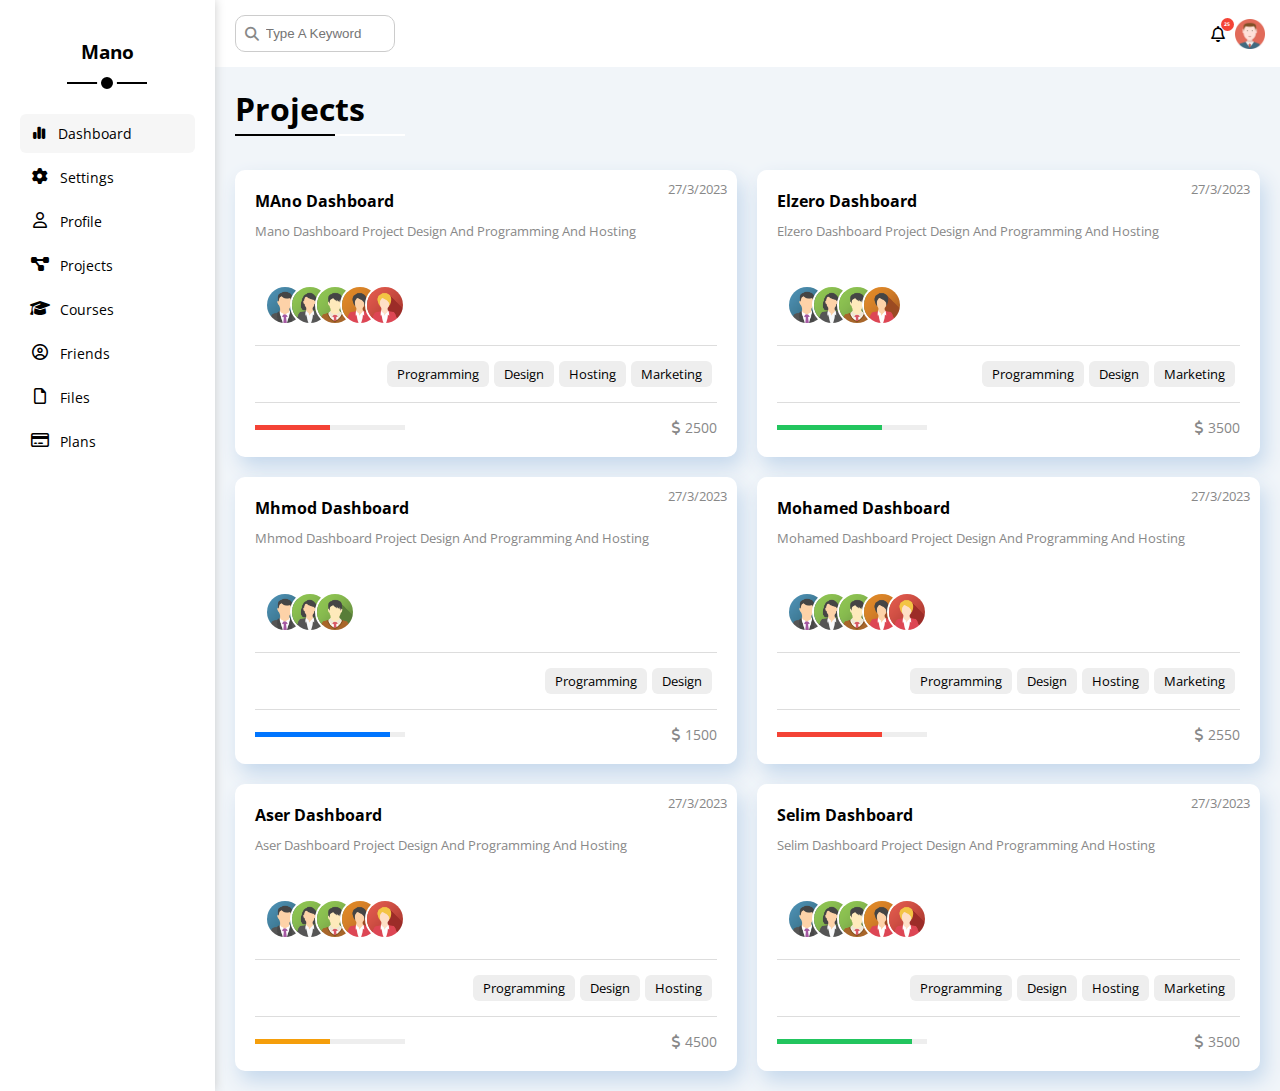
<file: projects.html>
<!DOCTYPE html>
<html lang="en">
<head>
    <meta charset="UTF-8">
    <meta http-equiv="X-UA-Compatible" content="IE=edge">
    <meta name="viewport" content="width=device-width, initial-scale=1.0">
    <title>Projects</title>
    <!-- Main css file -->
    <link rel="stylesheet" href="css/main.css">
    <link rel="stylesheet" href="css/framework.css">
    <!-- Media Query -->
    <link rel="stylesheet" href="css/media-query.css">
    <!-- main file web fonts -->
    <link rel="stylesheet" href="css/all.min.css">
    <!-- google fonts -->
    <link rel="preconnect" href="https://fonts.googleapis.com">
    <link rel="preconnect" href="https://fonts.gstatic.com" crossorigin>
    <link href="https://fonts.googleapis.com/css2?family=Open+Sans:ital,wght@0,300;0,500;0,600;0,700;0,800;1,700&family=Playfair+Display:ital,wght@0,400;0,500;0,800;0,900;1,900&display=swap" rel="stylesheet">
</head>
<body>
    <div class="page d-flex">
      <!-- Sidebar -->
        <div class="sidebar bg-w p-20 p-relative">
            <h3 class="p-relative text-c mt-0">Mano</h3>
            <ul>
                <li><a href="index.html" class="active d-flex a-c fz-14 c-black p-10 rad-6">
                    <i class="fa-solid fa-chart-simple fa-fw"></i>
                    <span class="hide-mobile">Dashboard</span>
                </a>
            </li>
            <li>
                <a class="d-flex align-center fs-14 c-black rad-6 p-10" href="settings.html">
                  <i class="fa-solid fa-gear fa-fw"></i>
                  <span class="hide-mobile">Settings</span>
                </a>
              </li>
              <li>
                <a class="d-flex align-center fs-14 c-black rad-6 p-10" href="profile.html">
                  <i class="fa-regular fa-user fa-fw"></i>
                  <span class="hide-mobile">Profile</span>
                  </a>
                  </li>
                  <li>
                    <a class="d-flex align-center fs-14 c-black rad-6 p-10" href="projects.html">
                      <i class="fa-solid fa-diagram-project fa-fw"></i>
                      <span class="hide-mobile">Projects</span>
                    </a>
                  </li>
                  <li>
                    <a class="d-flex align-center fs-14 c-black rad-6 p-10" href="courses.html">
                      <i class="fa-solid fa-graduation-cap fa-fw"></i>
                      <span class="hide-mobile">Courses</span>
                    </a>
                    </li>
                    <li>
                        <a class="d-flex align-center fs-14 c-black rad-6 p-10" href="friends.html">
                          <i class="fa-regular fa-circle-user fa-fw"></i>
                          <span class="hide-mobile">Friends</span>
                        </a>
                      </li>
                      <li>
                        <a class="d-flex align-center fs-14 c-black rad-6 p-10" href="files.html">
                          <i class="fa-regular fa-file fa-fw"></i>
                          <span class="hide-mobile">Files</span>
                        </a>
                      </li>
                      <li>
                        <a class="d-flex align-center fs-14 c-black rad-6 p-10" href="plans.html">
                          <i class="fa-regular fa-credit-card fa-fw"></i>
                          <span class="hide-mobile">Plans</span>
                        </a>
                      </li>
            </ul>
        </div>
        <!-- End Sidebar -->
        <!-- Start Content -->
         <div class="content w-full">
            <!-- Start head -->
             <div class="head bg-w between-flex p-15">
               <div class="search p-relative">
                <input type="search" placeholder="Type A Keyword" class="rad-10 border-1">
               </div>
               <div class="icon d-flex a-c">
                <span class="notification p-relative">
                    <i class="fa-regular fa-bell fa-large"></i>
                </span>
                <img src="./imgs/avatar.png" alt="">
               </div>
             </div>
            <!-- End head -->
            <h1 class="p-relative">Projects</h1>
            <div class="project-page d-grid gap-20 m-20">
              <div class="pro rad-10 bg-w b-shadow p-relative p-20">
                <span class="c-gray fz-13 date">27/3/2023</span>
                <h4 class="m-0">MAno Dashboard</h4>
                <p class="c-gray mt-10 mb-10 fz-13">Mano Dashboard Project Design And Programming And Hosting</p>
                <div class="team">
                  <a href="#"><img src="./imgs/team-01.png" alt=""></a>
                  <a href="#"><img src="./imgs/team-02.png" alt=""></a>
                  <a href="#"><img src="./imgs/team-03.png" alt=""></a>
                  <a href="#"><img src="./imgs/team-04.png" alt=""></a>
                  <a href="#"><img src="./imgs/team-05.png" alt=""></a>
                </div>
                <div class="lang d-flex">
                  <span class="fz-13 bg-eee rad-6 bt-shape mr-5">Programming</span>
                  <span class="fz-13 bg-eee rad-6 bt-shape mr-5">Design</span>
                  <span class="fz-13 bg-eee rad-6 bt-shape mr-5">Hosting</span>
                  <span class="fz-13 bg-eee rad-6 bt-shape mr-5">Marketing</span>
                </div>
                <div class="info between-flex">
                  <div class="prog bg-eee">
                     <span style="width:50%" class="bg-red"></span>
                  </div>
                  <div class="c-gray fz-14">
                    <i class="fa-solid fa-dollar-sign"></i>
                    2500
                  </div>
                </div>
              </div>

              <div class="pro rad-10 bg-w b-shadow p-relative p-20">
                <span class="c-gray fz-13 date">27/3/2023</span>
                <h4 class="m-0">Elzero Dashboard</h4>
                <p class="c-gray mt-10 mb-10 fz-13">Elzero Dashboard Project Design And Programming And Hosting</p>
                <div class="team">
                  <a href="#"><img src="./imgs/team-01.png" alt=""></a>
                  <a href="#"><img src="./imgs/team-02.png" alt=""></a>
                  <a href="#"><img src="./imgs/team-03.png" alt=""></a>
                  <a href="#"><img src="./imgs/team-04.png" alt=""></a>
                </div>
                <div class="lang d-flex">
                  <span class="fz-13 bg-eee rad-6 bt-shape mr-5">Programming</span>
                  <span class="fz-13 bg-eee rad-6 bt-shape mr-5">Design</span>
                  <span class="fz-13 bg-eee rad-6 bt-shape mr-5">Marketing</span>
                </div>
                <div class="info between-flex">
                  <div class="prog bg-eee">
                     <span style="width:70%" class="bg-green"></span>
                  </div>
                  <div class="c-gray fz-14">
                    <i class="fa-solid fa-dollar-sign"></i>
                    3500
                  </div>
                </div>
              </div>

              <div class="pro rad-10 bg-w b-shadow p-relative p-20">
                <span class="c-gray fz-13 date">27/3/2023</span>
                <h4 class="m-0">Mhmod Dashboard</h4>
                <p class="c-gray mt-10 mb-10 fz-13">Mhmod Dashboard Project Design And Programming And Hosting</p>
                <div class="team">
                  <a href="#"><img src="./imgs/team-01.png" alt=""></a>
                  <a href="#"><img src="./imgs/team-02.png" alt=""></a>
                  <a href="#"><img src="./imgs/team-03.png" alt=""></a>
                </div>
                <div class="lang d-flex">
                  <span class="fz-13 bg-eee rad-6 bt-shape mr-5">Programming</span>
                  <span class="fz-13 bg-eee rad-6 bt-shape mr-5">Design</span>
                </div>
                <div class="info between-flex">
                  <div class="prog bg-eee">
                     <span style="width:90%" class="bg-blue"></span>
                  </div>
                  <div class="c-gray fz-14">
                    <i class="fa-solid fa-dollar-sign"></i>
                    1500
                  </div>
                </div>
              </div>

              <div class="pro rad-10 bg-w b-shadow p-relative p-20">
                <span class="c-gray fz-13 date">27/3/2023</span>
                <h4 class="m-0">Mohamed Dashboard</h4>
                <p class="c-gray mt-10 mb-10 fz-13">Mohamed Dashboard Project Design And Programming And Hosting</p>
                <div class="team">
                  <a href="#"><img src="./imgs/team-01.png" alt=""></a>
                  <a href="#"><img src="./imgs/team-02.png" alt=""></a>
                  <a href="#"><img src="./imgs/team-03.png" alt=""></a>
                  <a href="#"><img src="./imgs/team-04.png" alt=""></a>
                  <a href="#"><img src="./imgs/team-05.png" alt=""></a>
                </div>
                <div class="lang d-flex">
                  <span class="fz-13 bg-eee rad-6 bt-shape mr-5">Programming</span>
                  <span class="fz-13 bg-eee rad-6 bt-shape mr-5">Design</span>
                  <span class="fz-13 bg-eee rad-6 bt-shape mr-5">Hosting</span>
                  <span class="fz-13 bg-eee rad-6 bt-shape mr-5">Marketing</span>
                </div>
                <div class="info between-flex">
                  <div class="prog bg-eee">
                     <span style="width:70%" class="bg-red"></span>
                  </div>
                  <div class="c-gray fz-14">
                    <i class="fa-solid fa-dollar-sign"></i>
                    2550
                  </div>
                </div>
              </div>

              <div class="pro rad-10 bg-w b-shadow p-relative p-20">
                <span class="c-gray fz-13 date">27/3/2023</span>
                <h4 class="m-0">Aser Dashboard</h4>
                <p class="c-gray mt-10 mb-10 fz-13">Aser Dashboard Project Design And Programming And Hosting</p>
                <div class="team">
                  <a href="#"><img src="./imgs/team-01.png" alt=""></a>
                  <a href="#"><img src="./imgs/team-02.png" alt=""></a>
                  <a href="#"><img src="./imgs/team-03.png" alt=""></a>
                  <a href="#"><img src="./imgs/team-04.png" alt=""></a>
                  <a href="#"><img src="./imgs/team-05.png" alt=""></a>
                </div>
                <div class="lang d-flex">
                  <span class="fz-13 bg-eee rad-6 bt-shape mr-5">Programming</span>
                  <span class="fz-13 bg-eee rad-6 bt-shape mr-5">Design</span>
                  <span class="fz-13 bg-eee rad-6 bt-shape mr-5">Hosting</span>
                </div>
                <div class="info between-flex">
                  <div class="prog bg-eee">
                     <span style="width:50%" class="bg-orange"></span>
                  </div>
                  <div class="c-gray fz-14">
                    <i class="fa-solid fa-dollar-sign"></i>
                    4500
                  </div>
                </div>
              </div>

              <div class="pro rad-10 bg-w b-shadow p-relative p-20">
                <span class="c-gray fz-13 date">27/3/2023</span>
                <h4 class="m-0">Selim Dashboard</h4>
                <p class="c-gray mt-10 mb-10 fz-13">Selim Dashboard Project Design And Programming And Hosting</p>
                <div class="team">
                  <a href="#"><img src="./imgs/team-01.png" alt=""></a>
                  <a href="#"><img src="./imgs/team-02.png" alt=""></a>
                  <a href="#"><img src="./imgs/team-03.png" alt=""></a>
                  <a href="#"><img src="./imgs/team-04.png" alt=""></a>
                  <a href="#"><img src="./imgs/team-05.png" alt=""></a>
                </div>
                <div class="lang d-flex">
                  <span class="fz-13 bg-eee rad-6 bt-shape mr-5">Programming</span>
                  <span class="fz-13 bg-eee rad-6 bt-shape mr-5">Design</span>
                  <span class="fz-13 bg-eee rad-6 bt-shape mr-5">Hosting</span>
                  <span class="fz-13 bg-eee rad-6 bt-shape mr-5">Marketing</span>
                </div>
                <div class="info between-flex">
                  <div class="prog bg-eee">
                     <span style="width:90%" class="bg-green"></span>
                  </div>
                  <div class="c-gray fz-14">
                    <i class="fa-solid fa-dollar-sign"></i>
                    3500
                  </div>
                </div>
              </div>

            </div>
         </div>
        <!-- End Content -->
    </div>
</body>
</html>
</file>
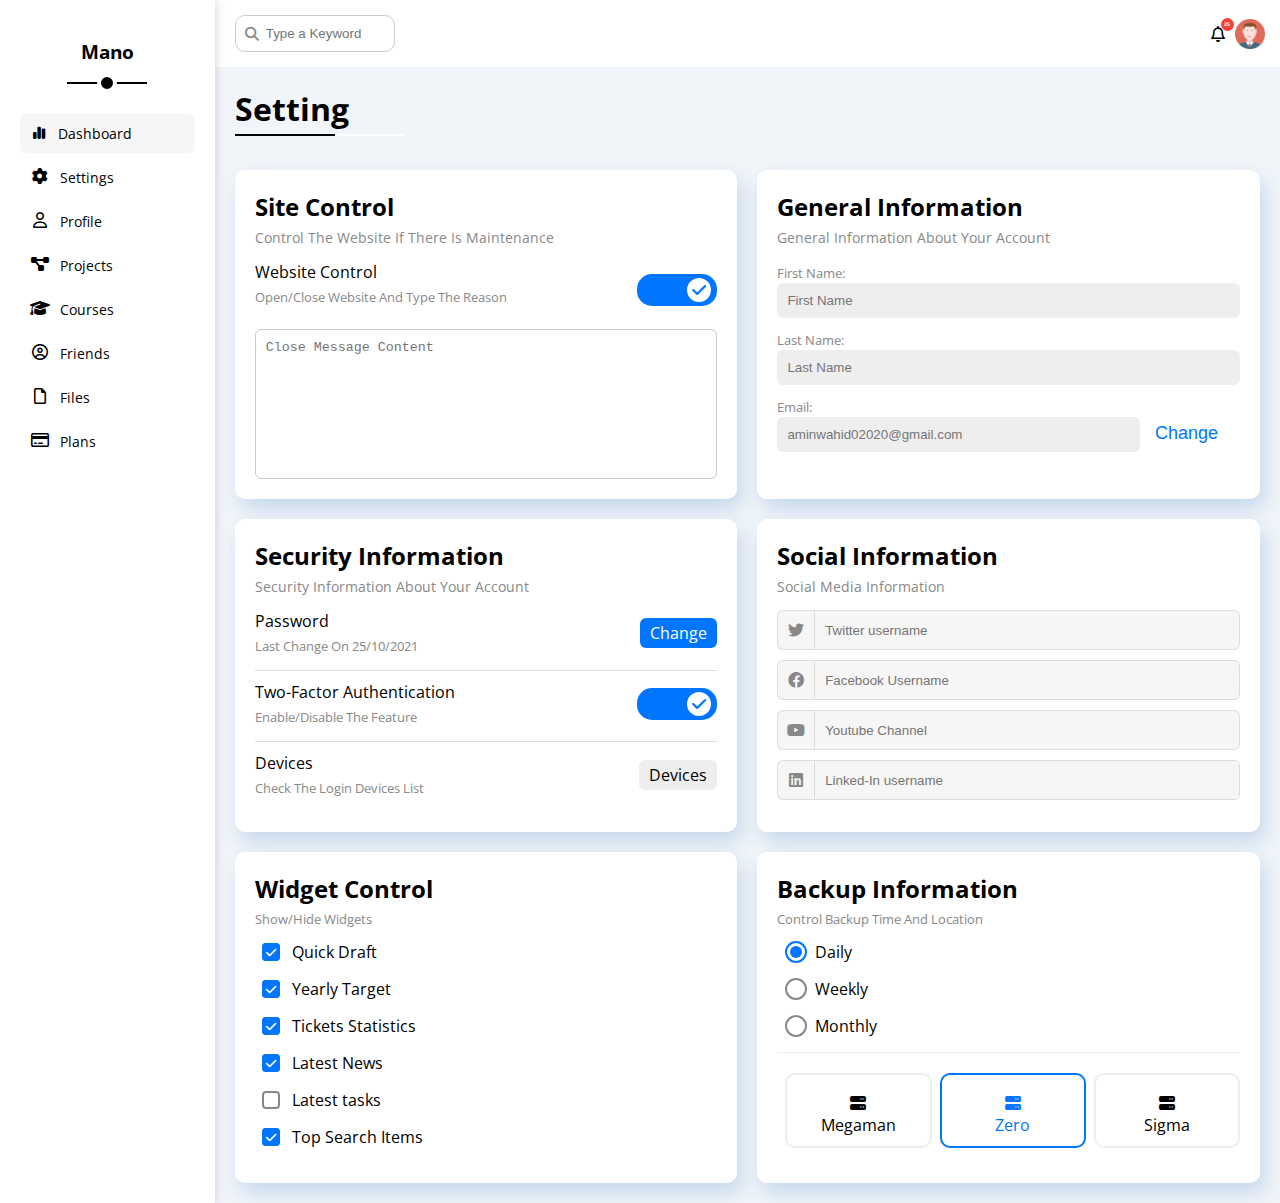
<file: settings.html>
<!DOCTYPE html>
<html lang="en">
<head>
    <meta charset="UTF-8">
    <meta http-equiv="X-UA-Compatible" content="IE=edge">
    <meta name="viewport" content="width=device-width, initial-scale=1.0">
    <title>Setting</title>
     <!-- Main css file -->
     <link rel="stylesheet" href="css/main.css">
     <link rel="stylesheet" href="css/framework.css">
     <!-- Media Query -->
     <link rel="stylesheet" href="css/media-query.css">
     <!-- main file web fonts -->
     <link rel="stylesheet" href="css/all.min.css">
     <!-- google fonts -->
     <link rel="preconnect" href="https://fonts.googleapis.com">
     <link rel="preconnect" href="https://fonts.gstatic.com" crossorigin>
     <link href="https://fonts.googleapis.com/css2?family=Open+Sans:ital,wght@0,300;0,500;0,600;0,700;0,800;1,700&family=Playfair+Display:ital,wght@0,400;0,500;0,800;0,900;1,900&display=swap" rel="stylesheet">
 
</head>
<body>
    <div class="page d-flex">
        <!-- Sidebar -->
          <div class="sidebar bg-w p-20 p-relative">
              <h3 class="p-relative text-c mt-0">Mano</h3>
              <ul>
                  <li><a href="index.html" class="active d-flex a-c fz-14 c-black p-10 rad-6">
                      <i class="fa-solid fa-chart-simple fa-fw"></i>
                      <span class="hide-mobile">Dashboard</span>
                  </a>
              </li>
              <li>
                  <a class="d-flex align-center fs-14 c-black rad-6 p-10" href="settings.html">
                    <i class="fa-solid fa-gear fa-fw"></i>
                    <span class="hide-mobile">Settings</span>
                  </a>
                </li>
                <li>
                  <a class="d-flex align-center fs-14 c-black rad-6 p-10" href="profile.html">
                    <i class="fa-regular fa-user fa-fw"></i>
                    <span class="hide-mobile">Profile</span>
                    </a>
                    </li>
                    <li>
                      <a class="d-flex align-center fs-14 c-black rad-6 p-10" href="projects.html">
                        <i class="fa-solid fa-diagram-project fa-fw"></i>
                        <span class="hide-mobile">Projects</span>
                      </a>
                    </li>
                    <li>
                      <a class="d-flex align-center fs-14 c-black rad-6 p-10" href="courses.html">
                        <i class="fa-solid fa-graduation-cap fa-fw"></i>
                        <span class="hide-mobile">Courses</span>
                      </a>
                      </li>
                      <li>
                          <a class="d-flex align-center fs-14 c-black rad-6 p-10" href="friends.html">
                            <i class="fa-regular fa-circle-user fa-fw"></i>
                            <span class="hide-mobile">Friends</span>
                          </a>
                        </li>
                        <li>
                          <a class="d-flex align-center fs-14 c-black rad-6 p-10" href="files.html">
                            <i class="fa-regular fa-file fa-fw"></i>
                            <span class="hide-mobile">Files</span>
                          </a>
                        </li>
                        <li>
                          <a class="d-flex align-center fs-14 c-black rad-6 p-10" href="plans.html">
                            <i class="fa-regular fa-credit-card fa-fw"></i>
                            <span class="hide-mobile">Plans</span>
                          </a>
                        </li>
              </ul>
          </div>
          <!-- Start Content -->
          <div class="content w-full">
            <!-- Head -->
              <div class="head bg-w between-flex p-15">
                 <div class="search p-relative">
                   <input type="search" placeholder="Type a Keyword" class="rad-10 border-1">
                 </div>
                 <div class="icon d-flex a-c">
                   <span class="notification p-relative">
                    <i class="fa-regular fa-bell fa-large"></i>
                   </span>
                   <img src="./imgs/avatar.png" alt="">
                 </div>
              </div>
              <!-- End Head -->
              <h1 class="p-relative">Setting</h1>
              <div class="setting-page d-grid m-20 gap-20">
                 <!-- Start Site control -->
                 <div class="site b-shadow bg-w p-20  rad-10">
                  <h2 class="m-0">Site Control</h2>
                  <p class="c-gray mt-5 fz-14">Control The Website If There Is Maintenance</p>
                  <div class="d-flex space-between a-c mb-10">
                     <div>
                      <span>Website Control</span>
                      <p class="c-gray fz-13 mt-5">Open/Close Website And Type The Reason</p>
                     </div>
                     <div>
                      <label>
                        <input type="checkbox" class="toggle-checkbox" checked />
                        <div class="toggle-switch p-relative"></div>
                      </label>
                     </div>
                  </div>
                  <textarea class="close-message p-10 rad-6 d-block w-full" placeholder="Close Message Content"></textarea>
                 </div>
                 <div class="general b-shadow bg-w p-20 rad-10">
                  <h2 class="m-0">General Information</h2>
                  <p class="c-gray fz-14 mt-5">General Information About Your Account</p>
                  <form action="" method="post">
                    <label for="fisrt" class="c-gray fz-13">First Name: </label>
                    <br>
                    <input type="text" name="name" id="first" class="first-name w-full rad-6 bg-eee p-10 mb-10" placeholder="First Name">
                    <br>
                    <label for="last" class="c-gray fz-13">Last Name: </label>
                    <br>
                    <input type="text" name="name" id="last" class="last-name w-full bg-eee rad-6 p-10 mb-10" placeholder="Last Name">
                    <br>
                    <label for="email" class="c-gray fz-13">Email: </label>
                    <br>
                    <input type="text" name="name" id="email" class="email bg-eee rad-6 p-10 mb-10" placeholder="aminwahid02020@gmail.com" disabled>
                    <input type="submit" value="Change" class="c-blue change">

                  </form>
                 </div>
                 <!-- Security -->
                 <div class="security bg-w b-shadow p-20 rad-10">
                  <h2 class="m-0">Security Information</h2>
                  <p class="c-gray fz-14 mt-5">Security Information About Your Account</p>
                   <div class="box between-flex">
                    <div>
                      <span>Password</span>
                      <p class="fz-13 c-gray mt-5 mb-0">Last Change On 25/10/2021</p>
                    </div>
                    <a href="#" class="bt-shape c-white bg-blue rad-6">Change</a>
                   </div>
                   <div class="box between-flex mt-10">
                     <div>
                       <span>Two-Factor Authentication</span>
                       <p class="c-gray mb-0 mt-5 fz-13">Enable/Disable The Feature</p>
                     </div>
                     <div>
                      <label>
                        <input type="checkbox" class="toggle-checkbox" checked />
                        <div class="toggle-switch p-relative"></div>
                      </label>
                     </div>
                   </div>
                   <div class="box between-flex mt-10">
                    <div>
                      <span>Devices</span>
                      <p class="fz-13 c-gray mt-5 mb-0">Check The Login Devices List</p>
                    </div>
                    <a href="#" class="bt-shape bg-eee rad-6 c-black">Devices</a>
                   </div>
                 </div>
                 <!-- End Security -->
                 <!-- Social -->
                 <div class="social bg-w b-shadow p-20 rad-10">
                  <h2 class="m-0">Social Information</h2>
                  <p class="c-gray fz-14 mt-5">Social Media Information</p>
                   <div class="social-box d-flex a-c mb-10">
                    <i class="fa-brands fa-twitter c-gray"></i>
                    <input type="text" placeholder="Twitter username" class="w-full">
                   </div>
                   <div class="social-box d-flex mb-10 a-c">
                    <i class="fa-brands fa-facebook c-gray"></i>
                    <input type="text" placeholder="Facebook Username" class="w-full">
                   </div>
                   <div class="social-box d-flex a-c mb-10">
                    <i class="fa-brands fa-youtube c-gray"></i>
                    <input type="text" placeholder="Youtube Channel" class="w-full">
                   </div>
                   <div class="social-box d-flex a-c">
                    <i class="fa-brands fa-linkedin c-gray"></i>
                    <input type="text" placeholder="Linked-In username" class="w-full">
                   </div>
                 </div>
                 <!-- End Social -->
                 <!-- Widget -->
                 <div class="widget bg-w b-shadow p-20 rad-10">
                  <h2 class="m-0">Widget Control</h2>
                  <p class="c-gray fz-13 mt-5">Show/Hide Widgets</p>
                  <div class="control d-flex a-c mb-15">
                    <input type="checkbox"  id="one" checked>
                    <label for="one">Quick Draft</label>
                  </div>
                  <div class="control d-flex a-c mb-15">
                    <input type="checkbox"  id="two" checked>
                    <label for="two">Yearly Target</label>
                  </div>
                  <div class="control d-flex a-c mb-15">
                    <input type="checkbox"  id="three" checked>
                    <label for="three">Tickets Statistics</label>
                  </div>
                  <div class="control d-flex a-c mb-15">
                    <input type="checkbox"  id="four" checked>
                    <label for="four">Latest News</label>
                  </div>
                  <div class="control d-flex a-c mb-15">
                    <input type="checkbox"  id="five">
                    <label for="five">Latest tasks</label>
                  </div>
                  <div class="control d-flex a-c mb-15">
                    <input type="checkbox"  id="six" checked>
                    <label for="six">Top Search Items</label>
                  </div>
                 </div>
                 <!-- End Widget -->
                 <!-- Backup -->
                   <div class="backup bg-w b-shadow p-20 rad-10">
                    <h2 class="m-0">Backup Information</h2>
                    <p class="c-gray fz-13 mt-5">Control Backup Time And Location</p>
                    <div class="backup-box d-flex a-c mb-15">
                      <input type="radio" name="date" id="day" checked>
                      <label for="day">Daily</label>
                    </div>
                    <div class="backup-box d-flex a-c mb-15">
                      <input type="radio" name="date" id="week">
                      <label for="week">Weekly</label>
                    </div>
                    <div class="backup-box d-flex a-c mb-15">
                      <input type="radio" name="date" id="month">
                      <label for="month">Monthly</label>
                    </div>
                    <div class="servers d-flex a-c text-c">
                      <input type="radio" name="servers" id="server-one">
                      <div class="server mb-15 rad-10 w-full p-10">
                        <i class="fa-solid fa-server d-block mt-10"></i>
                        <label class="d-block m-10" for="server-one">Megaman</label> 
                      </div>
                      <input type="radio" name="servers" id="server-two" checked>
                      <div class="server mb-15 rad-10 w-full p-10">
                        <i class="fa-solid fa-server d-block mt-10"></i>
                        <label class="d-block m-10" for="server-two">Zero</label>
                        </div>
                      <input type="radio" name="servers"  id="server-three">
                      <div class="server mb-15 rad-10 w-full p-10">
                        <i class="fa-solid fa-server d-block mt-10"></i>
                        <label class="d-block m-10" for="server-three">Sigma</label>
                    </div>
                   </div>
                 <!-- End Backup -->
              </div>
             </div>
          </div>
    </div>
</body>
</html>
</file>
<file: css/main.css>
:root {
    --blue-color: #0075ff;
    --blue-alt-color: #0d69d5;
    --orange-color: #f59e0b;
    --green-color: #22c55e;
    --red-color: #f44336;
    --grey-color: #888;
}

::-webkit-scrollbar {
    width: 10px;
}

::-webkit-scrollbar-track {
    background-color: white;
}

::-webkit-scrollbar-thumb {
    background-color: var(--blue-color);
}

* {
    box-sizing: border-box;
}

body {
    font-family: "Open Sans", sans-serif;
    margin: 0;
}

a {
    display: block;
    text-decoration: none;
}

ul {
    padding: 0;
    list-style: none;
}

.page {
    min-height: 100vh;
    background-color: #f1f5f9;
}

/* Side bar  */
.sidebar {
    width: 250px;
    box-shadow: 0 0 10px #ccc;
}

.sidebar  > h3 {
    margin-bottom: 50px;
}

.sidebar > h3::before,
.sidebar > h3::after {
    content: "";
    position: absolute;
    background-color: black;
    transform: translateX(-50%);
    left: 50%;
}

.sidebar > h3::before {
    width: 80px;
    height: 2px;
    bottom: -20px;
}

.sidebar > h3::after {
    width: 12px;
    height: 12px;
    border-radius: 50%;
    border: 4px solid white;
    bottom: -29px;
    animation: change-border 5s infinite alternate;
}

@keyframes change-border {
    0%, 50% {
        border: 4px solid white;
    }
    50%, 80% {
        border: 4px solid var(--blue-color);
        background-color: white;
    }
    100% {
        border: 4px solid var(--orange-color);
        background-color: white;
    }
}

.sidebar ul li a {
    transition: .3s ease;
    margin-bottom: 5px;
    
}

.sidebar ul li a:hover,
.sidebar ul li a.active {
    background-color: #f6f6f6;
}

.sidebar ul li a span {
    font-size: 14px;
    margin-left: 10px;
}

/* End sidebar */

/* Start content */
.content {
  overflow: hidden;  
}

.head .search:before {
    font-family: "Font Awesome 6 Free";
    content: "\f002";
    font-weight: 900;
    position: absolute;
    top: 50%;
    left: 15px;
    transform: translateY(-50%);
    font-size: 14px;
    color: var(--grey-color);
}

.head .search input {
    padding: 10px 10px 10px 30px;
    margin-left: 5px;
    width: 160px;
    transition: width .3s, opacity 0.3s;
    
}

.head .search input:focus {
    outline-color: #ddd;
    width: 200px;
}

.head .search input:focus::placeholder {
    opacity: 0;
}

.head .icon .notification::before {
    content: "";
    position: absolute;
    width: 13px;
    height: 13px;
    background-color: var(--red-color);
    border-radius: 50%;
    right: -9px;
    top: -5px;
}

.head .icon .notification:after {
    content: "25";
    position: absolute;
    color: white;
    font-size: 5px;
    right: -5px;
    top: -2px;
    font-weight: bold;
}

.head .icon img {
    width: 30px;
    height: 30px;
    margin-left: 10px;
}

h1 {
    margin: 20px 20px 40px;
}

h1::before {
    content: "";
    position: absolute;
    background-color: white;
    top: 47px;
    left: 0px;
    width: 170px;
    height: 2px;
} 
h1::after {
    content: "";
    position: absolute;
    background-color: black;
    width: 100px;
    height: 2px;
    top: 47px;
    left: 0;
}

.wrapper  {
    grid-template-columns: repeat(auto-fill, minmax(450px, 1fr));
    margin-left: 20px;
    margin-right: 20px;
}

/* End content */

/* Start WElcome */

.welcome {
    overflow: hidden;
}

.welcome .intro img {
    width: 170px;
    margin-bottom: -10px;
}

.welcome .avatar {
    width: 64px;
    height: 64px;
    border-radius: 50%;
    padding: 2px;
    box-shadow:  0 0 5px #ddd;
    margin-left: 20px;
    margin-top: -32px;
}

.welcome .body {
   border-bottom:  1px solid #ccc;
}

.welcome .body > div {
    flex: 1;
}

.welcome a {
    margin: 0 15px 15px auto;
} 
/* End WElcome */

/* Start Draft */

.draft form {
    display: flex;
    flex-direction: column;
}

.draft form input[type="text"] {
    flex-basis: 100%;
    cursor: pointer;
    margin-bottom: 10px;
    transition: .3s;
}

.draft form input[type="text"]:focus{
    outline: none;
    caret-color: var(--grey-color);
}

.draft form input[type="text"]:focus::placeholder {
    color: transparent;
}

.draft form textarea.area {
    resize: none;
    height: 200px;
    transition: opacity .3s ease;
}

.draft form .area:focus {
    outline: none;
}

.draft form .area:focus::placeholder {
    opacity: 0;
}

.draft .save {
    margin: 15px 0 0 auto;
    font-size: 14px;
}
/* End Draft */

/* Start Target */

.targets .target-row {
    transition: .3s ease;
}

.targets .target-row .icon {
    width: 80px;
    height: 80px;
    margin-right: 15px;
    background-color: #2c2c41;
    transition: .3s;
}

.targets .blue:hover .icon {
    background-color: var(--blue-alt-color);
}

.targets .target-row:hover .icon i {
    color: white;
}

.targets .orange:hover .icon {
    background-color: var(--orange-color);
}

.targets .green:hover .icon {
    background-color: var(--green-color);
}

.targets .target-row .details {
   flex: 1; 
}

.targets .target-row .details > span {
    display: flex;
    justify-content: flex-start;
}

.targets .target-row .details .progress {
    height: 5px;
}

.targets .target-row .details .progress > span {
    position: absolute;
    top: 0;
    left: 0;
    height: 100%;
} 

.targets .target-row .details .progress > span span {
    color: white;
    padding: 5px;
    font-size: 12px;
    border-radius: 6px;
    position: absolute;
    right: -18px;
    top: -40px;
}

.targets .target-row .details .progress > span span::after {
    content: "";
    position: absolute;
    border-style: 10px;
    border-style: solid;
    border-width: 10px;
    border-color: transparent;
    bottom: -18px;
    right: 7px;
}

.targets .target-row .details .progress > .blue span::after {
    border-top-color: var(--blue-color);
}

.targets .target-row .details .progress > .orange span::after {
    border-top-color: var(--orange-color);
}

.targets .target-row .details .progress > .green span::after {
    border-top-color: var(--green-color);
}

.blue .icon,
.blue .progress {
    background-color: rgb(0 117 255 / 20%);
}
.orange .icon,
.orange .progress {
    background-color: rgb(245 158 11 / 20%);
}
.green .icon,
.green .progress {
    background-color: rgb(34 197 94 / 20%);
}


/* End Target */

/* Start Ticket */

.tickets .ticket {
    grid-template-columns: repeat(2, 1fr);
    gap: 20px;
}

.tickets .ticket .box {
    text-align: center;
    border: 2px solid #ddd;
    border-radius: 10px;
    padding: 10px 20px;
}
/* End Ticket */

/* Start News */

.news .new .image img {
   width: 100px;
   border-radius: 6px;
   margin-right: 15px; 
}

.news .new .days {
    display: block;
    margin: 0 10px 10px auto;
    background-color: #eee;
    padding: 10px 20px;
    border-radius: 10px;
}   

.news .new:not(:last-of-type) {
    margin-bottom: 20px;
    padding-bottom: 20px;
    border-bottom: 1px solid #ccc;
}

/* End News */

/* Tasks */

.tasks .info {
    flex-grow: 1;
    text-align: left;
}

.tasks .task:not(:last-of-type) {
    margin-bottom: 15px;
    padding-bottom: 15px;
    border-bottom: 1px solid #888;
}

.tasks .done {
    opacity: 0.3;
    text-decoration: dotted;
}

/* End Tasks */

/* Start Upload */

.upload ul li img {
    width: 40px;
    height: 40px;
}

.upload ul li:not(:last-child) {
    border-bottom: 1px solid #eee;
}

/* End Upload items */

/* Start Project */

.project ul::before {
    content: "";
    position: absolute;
    width: 2px;
    height: 100%;
    left: 11px;
    background-color: var(--blue-color);
}

.project ul .done::before {
    content: "";
    position: absolute;
    left: 0;
    width: 20px;
    height: 20px;
    border: 2px solid white;
    background-color: var(--blue-color);
    outline: 2px solid var(--blue-color);
    border-radius: 50%;
}

.project ul li::before {
    content: "";
    position: absolute;
    left: 0;
    width: 20px;
    height: 20px;
    border: 2px solid white;
    background-color: white;
    outline: 2px solid var(--blue-color);
    border-radius: 50%;
}

.project ul li.current::before {
    animation: change-color .8s infinite alternate-reverse;
}

@keyframes change-color {
    0%, 100% {
        background-color: white;
    }
    50% {
        background-color: var(--blue-color);
    }
}

.project img {
    width: 210px;
    position: absolute;
    right: 0;
    bottom: 0;
    opacity: 0.3;
}

/* End Project */

/* Start Reminder */

.reminder ul .blue{
    border-left: 2px solid var(--blue-color);
}

.reminder ul .green{
    border-left: 2px solid var(--green-color);
}

.reminder ul .orange{
    border-left: 2px solid var(--orange-color);
}

.reminder ul .red{
    border-left: 2px solid var(--red-color);
}


/* End Reminder */

/* Post */

.post .post-row img {
    width: 60px;
    margin-right: 15px;
}

.post .post-row {
    border-bottom: 1px solid #eee;
}

.post > p {
    border-bottom: 1px solid #eee;
}

.post i {
    transition: .3s linear;
    cursor: pointer;
}

.post i:hover {
    color: var(--red-color);
    transform: scale(1);
}
/* Post */

/* Social */

.social .box {
    transition: .3s ease;
}

.social .box i,
.social .box a {
    transition: .3s ease;
}
.social .box:hover i,
.social .box:hover a {
    transform: scale(1.1);
}

.social .twitter {
    background-color: rgb(29 161 242 / 20%);
    color: #1da1f2;;
}

.social .facebook {
    background-color: rgb(20 119 242 / 20%);
    color: #2da1f5;
}

.social .youtube {
    background-color: rgba(249, 110, 112, 0.597);
    color: #1da1f2;
}

.social .linkedin {
    background-color: rgb(0 119 181 / 20%);
    color: #0077b5;
}
/* End Social */

/* Start Project */

.projects .responsive-table {
    overflow-x: auto;
}

.projects table {
    min-width: 1000px;
    border-spacing: 0;
}

.projects table td {
    padding: 15px;
}

.projects table thead td {
    background-color: #eee;
    font-weight: bold;
}

.projects table tbody td {
    border-bottom: 1px solid #eee;
    border-left: 1px solid #eee;
    border-right: 1px solid #eee;
    transition: .3s;
}

.projects table td img {
    width: 32px;
    height: 32px;
    border-radius: 50%;
    padding: 2px;
    background-color: white;
}

.projects table td img:not(:first-child) {
    margin-left: -20px;
}

.projects table tr:hover td {
    background-color: #faf7f7;
    
}

/* End Projects */
/* End DAshboard */

/* Start Setting */
/* Start Site Control */

.setting-page {
    grid-template-columns: repeat(auto-fill, minmax(450px, 1fr));
}

.toggle-checkbox {
    appearance: none;
    display: none;
}

.toggle-checkbox:checked + .toggle-switch {
    background-color: var(--blue-color);
}

.toggle-checkbox:checked + .toggle-switch::before {
    content: "\f00c";
    color: var(--blue-color);
    left: 50px;
}

.toggle-switch {
    width: 80px;
    height: 32px;
    border-radius: 15px;
    transition: .3s;
    cursor: pointer;
    background-color: #ccc;
}

.toggle-switch::before {
    font-family: var(--fa-style-family-classic);
    content: "\f00d";
    font-weight: 900;
    background-color: white;
    width: 24px;
    height: 24px;
    border-radius: 50%;
    color: var(--grey-color);
    position: absolute;
    top: 4px;
    left: 4px;
    display: flex;
    justify-content: center;
    align-items: center;
    color: #aaa;
    transition: .3s;
}

.setting-page .close-message {
    border: 1px solid #ccc;
    resize: none;
    min-height: 150px;
}

.setting-page .close-message:focus {
    outline: 1px solid #ddd;
    border-radius: 10px;
}


/* End Site Control */

/* Satrt General Information */

.general form input {
    border: none;
    transition: opacity .3s;
}
.general form input:not(:last-child):focus {
  outline: none;
  caret-color: var(--blue-alt-color);
  border: 1px solid #ccc;
  transition: .3s;
}

.general form input:not(:last-child):focus::placeholder {
    opacity: 0;
}

.general form input.email {
    width: calc(100% - 100px);
}

.general form input[type="submit"] {
    background-color: transparent;
    margin-left: 5px;
    font-size: 18px;
    cursor: pointer;
}
/* End General Information */

/* start Security */

.security .box:not(:last-of-type) {
    border-bottom: 1px solid #ddd;
}

.security .box {
    padding-bottom: 15px;
}
/* End Security */
/* Social */
.social .social-box i {
    width: 40px;
    height: 40px;
    background-color: #f6f6f6;
    border: 1px solid #ddd;
    border-right: none;
    border-radius: 6px 0 0 6px;
    transition: .3s;
    display: flex;
    justify-content: center;
    align-items: center;
}

.social .social-box input {
    height: 40px;
    border: 1px solid #ddd;
    padding-left: 10px;
    border-radius: 0 6px 6px 0;
    background-color: #f6f6f6;
    transition: .3s;
}

.social .social-box input:focus {
    caret-color: var(--blue-color);
    outline: none;
}

.social .social-box input:focus::placeholder {
    color: var(--blue-alt-color);
}

.social > div:focus-within i {
    color: black;
}

.social .social-box:nth-of-type(3):focus-within i {
    color: var(--red-color);
}
/* End Social */

/* Widget */

.widget .control input[type="checkbox"] {
    appearance: none;
}

.widget .control label {
    position: relative;
    padding-left: 30px;
    cursor: pointer;
}

.widget .control label::before,
.widget .control label::after {
    position: absolute;
    left: 0;
    top: 50%;
    margin-top: -9px;
    border-radius: 4px;
}

.widget .control label:before {
    content: "";
    width: 14px;
    height: 14px;
    border: 2px solid var(--grey-color);
}

.widget .control label:hover::before {
    border-color: var(--blue-color);
}


.widget .control label:after {
    font-family: var(--fa-style-family-classic);
    content: "\f00c";
    color: white;
    background-color: var(--blue-color);
    font-weight: 900;
    font-size: 12px;
    width: 18px;
    height: 18px;
    display: flex;
    justify-content: center;
    align-items: center;
    transition: .3s;
    transform: scale(0) rotate(360deg);
}

.widget .control input[type="checkbox"]:checked + label:after {
    transform: scale(1);
}
/* End Widget */

/* Backup */
.backup input[type="radio"] {
    -webkit-appearance: none;
    appearance: none;
  }
  .backup .backup-box label {
    padding-left: 30px;
    cursor: pointer;
    position: relative;
  }
  .backup .backup-box label::before {
    content: "";
    position: absolute;
    top: 50%;
    left: 0;
    margin-top: -11px;
    width: 18px;
    height: 18px;
    border: 2px solid var(--grey-color);
    border-radius: 50%;
  }
  .backup .backup-box label::after {
    content: "";
    position: absolute;
    left: 5px;
    top: 5px;
    width: 12px;
    height: 12px;
    background: var(--blue-color);
    border-radius: 50%;
    transition: 0.3s;
    transform: scale(0);
  }
  .backup .backup-box input[type="radio"]:checked + label::before {
    border-color: var(--blue-color);
  }
  .backup .backup-box input[type="radio"]:checked + label::after {
    transform: scale(1);
  }
  .backup .servers {
    border-top: 1px solid #eee;
    padding-top: 20px;
  }
  
  .backup .servers .server {
    border: 2px solid #eee;
    position: relative;
  }
  .backup .servers .server label {
    cursor: pointer;
  }
  .backup .servers input[type="radio"]:checked + .server {
    border-color: var(--blue-color);
    color: var(--blue-color);
  }
/* End Backup */
/* End Setting */

/* Start profile page */

.profile-page .avatar-box {
    width: 300px;
}

.profile-page .profile-information  .avatar-box img {
    width: 100px;
    height: 100px;
    margin-bottom: 10px;
}

.profile-page .profile-information  .avatar-box h3 {
    letter-spacing: -2px;
}

.profile-page .profile-information  .avatar-box .level {
    width: 70%;
    height: 6px;
    overflow: hidden;
    margin: auto;
}

.profile-page .profile-information  .avatar-box .level span {
    height: 100%;
    background-color: var(--blue-color);
    position: absolute;
    left: 0;
    top: 0;
    border-radius: 6px;
}

.profile-page .info-box .toggle-switch {
    height: 20px;
}

.profile-page .info-box .box {
    flex-wrap: wrap;
    border-bottom: 1px solid #eee;
    transition: .3s;
}

.profile-page .info-box .box:hover {
    background-color: #f9f9f9;
}

.profile-page .info-box .box > div {
    min-width: 250px;
    padding: 10px 0 0;
}

.profile-page .info-box h4 {
    font-weight: normal;
}

.profile-page .toggle-switch::before {
    width: 12px;
    height: 12px;
    font-size: 8px;
}

.profile-page .toggle-checkbox:checked + .toggle-switch::before {
    left: 62px;
}

.profile-page .other-data .skills ul li {
    padding: 15px 0;
}

.profile-page .other-data .skills ul li:not(:last-child) {
    border-bottom: 1px solid rgb(238, 238, 238);
}

.profile-page .other-data .skills ul li span {
    display: inline-flex;
    background-color: rgb(238, 238, 238);
    font-size: 14px;
    border-radius: 6px;
    padding: 4px 10px;
    cursor: pointer;
}

.profile-page .other-data .skills ul li span:not(:last-child) {
    margin-right: 5px;
}

.profile-page .activity {
    flex-grow: 2;
}


.activity .box:not(:last-child) {
    padding-bottom: 20px;
    margin-bottom: 20px;
    border-bottom: 1px solid #ccc;
}

.activity .box  img {
    width: 65px;
    height: 65px;
    margin-right: 10px;
}


/* End profile page */

/* Start Project Page */

.project-page {
    grid-template-columns: repeat(auto-fill, minmax(500px, 1fr));

}

.project-page .pro .date {
    position: absolute;
    right: 10px;
    top: 10px;
}

.project-page .pro .team {
    min-height: 80px;
    position: relative;
}

.project-page .pro .team a {
    position: absolute;
    left: 0;
    bottom: 0;
}

.project-page .pro .team a:nth-child(2) {
    left: 25px;
}

.project-page .pro .team a:nth-child(3) {
    left: 50px;
}

.project-page .pro .team a:nth-child(4) {
    left: 75px;
}

.project-page .pro .team a:nth-child(5) {
    left: 100px;
}

.project-page .pro .team a:hover {
    z-index: 10009;
}


.project-page .pro .team  img {
    width: 40px;
    height: 40px;
    border-radius: 50%;
    border: 2px solid white;
    margin-left: 10px;
}

.project-page .pro .lang {
    justify-content: flex-end;
    padding-top: 15px;
    margin-top: 15px;
    border-top: 1px solid #ddd;
}

.pro .info {
    padding-top: 15px;
    margin-top: 15px;
    border-top: 1px solid #ddd;
}

.pro .info .prog {
    background-color: #eee;
    width: 150px;
    height: 5px;
    position: relative;
}

.pro .info .prog span {
    height: 100%;
    position: absolute;
    left: 0;
    top: 0;
    animation: change-width 2s 1 alternate;
}

@keyframes change-width {
  0%, 50% {
    width: 0;
  }
  100% {
    width: 70%;
  }
}

/* End Project Page */

/* Start Course page */

.course-page {
    grid-template-columns: repeat(auto-fill, minmax(300px, 1fr));
    margin-left: 20px;
    margin-right: 20px;
}

.course-page .course {
    transition: .3s;
}

.course:hover {
    transform: scale(1.1) translateY(-10px);
}

.course-page .course .cover {
   max-width: 100%;
   border-top-left-radius: 10px;
}

.course .instractor {
    width: 64px;
    height: 64px;
    border-radius: 50%;
    border: 5px solid #ddd;
    position: absolute;
    left: 10px;
    top: 10px;
}

.course p {
    line-height: 1.3;
}

.course .info {
    border-bottom: 1px solid #ddd;
}

.course > div:empty {
    position: absolute;
    width: 100px;
    background-color: var(--blue-color);
    height: 20px;
    left: 50%;
    transform: translateX(-50%);
    bottom: 42px;
    border-radius: 10px;
    padding: 10px;
    cursor: pointer;
}

.course > div:empty:hover {
    background-color: var(--blue-alt-color);
}

.course > div:empty::before {
    content: "Course-Info";
    font-size: 13px;
    font-weight: bold;
    position: absolute;
    left: 10px;
    top: 0;
    color: white;
}

/* End Course page */

/* Start Friends Page */

.friends {
    grid-template-columns: repeat(auto-fill, minmax(300px, 1fr));
}

.friends .friend {
    transition: .3s;
}

.friends .friend:hover {
    transform: translateY(-10px);
}

.friends .friend .contact {
    display: flex;
    position: absolute;
    left: 10px;
    gap: 5px;
    top: 10px;
}

.friend .contact a i {
    background-color: #eee;
    padding: 12px;
    border-radius: 50%;
    color: #777;
    transition: .3s;
    cursor: pointer;
}
.friend .contact a i:hover {
    color: white;
    background-color: var(--blue-color);
    transform: scale(1.1);
    padding: 20px;
    font-size: 16px;
}

.friend .icon {
    padding-top: 15px;
    padding-bottom: 15px;
    margin-top: 15px;
    margin-bottom: 15px;
    border-top: 1px solid #ddd;
    border-bottom: 1px solid #ddd;
}

.friend .icon span {
    margin-left: 5px;
    color: #0075ff;
    font-size: 15px;
    font-weight: bold;
    opacity: 0.7;
}

.friend .icon .vip {
    position: absolute;
    right: 0;
    top: 50%;
    transform:  translateY(-50%);
    font-size: 30px;
    color: var(--orange-color);
    opacity: .3;
}

.friend .info a {
  border-radius: 6px;
  display: inline-flex;
}

/* End Friends Page */

/* Files Page */

.file-page {
    flex-direction: row-reverse;
    align-items: flex-start;
}

.file-page .file-state {
    min-width: 260px;
}

.file-page .file-state .state {
    border: 1px solid #eee;
}

.file-page .file-state .state .icon {
    width: 40px;
    height: 40px;
    margin-right: 10px;
    display: flex;
}

.file-state .state .size {
    margin-left: auto;
}

.file-state .state .blue {
    background-color: rgb(0 117 255 / 20%);
}

.file-state .state .green {
    background-color: rgb(34 197 94 / 20%);
}

.file-state .state .red {
    background-color: rgba(255, 0, 0, 0.062);
}

.file-state .state .orange {
    background-color: rgba(255, 166, 0, 0.219);
}

.file-state .upload {
    padding: 10px 15px;
    margin: 15px auto 0;
    transition: .3s;
}
.file-state .upload:hover i {
    animation: angle 1s linear infinite alternate-reverse;
}

@keyframes angle {
    20%, 40% {
        transform:  translateY(-5px);
    }
    50%, 80% {
        transform: translateY(5px);
    }
    100% {
        transform: translateY(-5px);
    }
}


.file-page .file-content {
    flex: 1;
    grid-template-columns: repeat(auto-fill, minmax(200px, 1fr));
}

.file-content .file {
    border-top-right-radius: 10px;
    border-top-left-radius: 12px;
    box-shadow: 5px 5px 0 0 #ccc;
    transition: .3s linear;
}

.file-content .file:hover {
    transform: translateY(-3px);
}

.file-content img {
    width: 65px;
    height: 65px;
    transition: .3s;
}
.file-content .file:hover img {
    transform: rotate(5deg);
}

.file-content .info {
    border-top: 1px solid #eee;
}
/* End Files Page */

/* Start Plan */

.plans {
    grid-template-columns: repeat(auto-fill, minmax(400px, 1fr));
    margin-left: 20px;
    margin-right: 20px;
}

.plans .plan {
    box-shadow: 5px 0 0 0 #1b1b7424, -5px 0 0 0 #1b1b7424;
    transition: .3s;
}

.plans .plan:hover {
    box-shadow: 0 5px 5px 5px #1b1b7424;
    transform: translateY(-1px);
}

.plan .top {
    border: 3px solid white;
    outline: 3px solid var(--green-color);
}

.plan .top .price {
    position: relative;
    width: fit-content;
    margin: auto;
    font-size: 30px;
}

.plan .top .price span {
    position: absolute;
    top: 0;
    left: -20px;
    font-size: 14px;
    font-weight: bold;

}

.plan ul li {
    padding: 15px 0;
    border-bottom: 1px solid #eee;
}

.plan ul li::selection {
    background-color: var(--green-color);
    color: black;
}

.plan ul li .yes {
    color: var(--green-color);
    margin-right: 5px;
}

.plan ul li .help {
    margin-left: auto;
    color: var(--grey-color);
}

.plan ul li .fa-xmark {
    color: var(--red-color);
}

.plan .join {
    transition: .3s;
    opacity: .5;
}
.plan .join:hover {
    background-color: greenyellow;
    opacity: 1;
}

.plan .blue {
    outline: 3px solid var(--blue-color);
}

.plan .join-2:hover {
    background-color: var(--blue-alt-color);
}

.plan .orange {
    outline: 3px solid var(--orange-color);
}

.plan p:hover {
    background-color: orangered;
}
/* End Plan */

/* Everythings Done if you want to suugest or tell me anything 
   Please tell me in github:
         link: 
               https://github.com/AmeenWaheed
    
 */
</file>
<file: css/framework.css>
:root {
    --blue-color: #0075ff;
    --blue-alt-color: #0d69d5;
    --orange-color: #f59e0b;
    --green-color: #22c55e;
    --red-color: #f44336;
    --grey-color: #888;
}


/* Start box flex or grid */
.d-flex {
    display: flex;
}

.a-c {
    align-items: center;
}

.space-between {
    justify-content: space-between;
}

.center {
    justify-content: center;
}

.d-grid {
    display: grid;
}

.gap-20 {
    gap: 20px;
}


.d-block {
    display: block;
}
/* End box flex or grid */

/* Start padding + margin */
.p-20 {
    padding: 20px;
}

.mt-5 {
    margin-top: 5px;
}

.m-0 {
    margin: 0;
}

.p-10 {
    padding: 10px;
}

.p-15 {
    padding: 15px;
}

.pt-15 {
    padding-top: 15px;
}

.pb-10 {
   padding-bottom: 10px; 
}

.pb-15 {
    padding-bottom: 15px;
}

.pl-15 {
    padding-left: 15px;
}

.m-15 {
    margin: 15px;
}

.m-20 {
    margin: 20px;
}

.mt-10 {
    margin-top: 10px;
}
.mr-5 {
    margin-right: 5px;
}

.mr-10 {
    margin-right: 10px;
}

.mr-15 {
    margin-right: 15px;
}

.ml-35 {
    margin-left: 35px;
}

.mb-0 {
    margin-bottom: 0;
}

.mb-5 {
    margin-bottom: 5px;
}

.mb-10 {
    margin-bottom: 10px;
}

.mt-20 {
    margin-top: 20px;
} 

.mt-25 {
    margin-top: 25px;
}

.mb-15 {
    margin-bottom: 15px;
}

.mb-20 {
    margin-bottom: 20px;
}

/* end padding + margin */

/* Start background */

.bg-w {
    background-color: white;
}

.bg-eee {
    background-color: #eee;
}

.bg-blue {
    background-color: var(--blue-color);
}

.bg-orange {
    background-color: var(--orange-color);
}

.bg-green {
    background-color: var(--green-color);
}

.bg-red {
    background-color: var(--red-color);
}

.c-black {
    color: black;
}

.c-red {
    color: var(--red-color);
}

.c-gray {
    color: var(--grey-color);
}

.c-white  {
    color: white;
}

.c-orange {
    color: var(--orange-color);
}

.c-blue {
    color: var(--blue-color);
}

.c-green {
    color: var(--green-color);
}

/* end background */

/* Start position */
.p-relative {
    position: relative;
}
/* end position */

/* Start font  */
.text-c {
    text-align: center;
}

.t-left {
    text-align: left;
}
.txt-right {
    text-align: right;
}
.fz-13 {
    font-size: 13px;
}

.fz-14 {
    font-size: 14px;
}

.f-18 {
    font-size: 18px;
}

.fz-20 {
    font-size: 20px;
}

.fz-30 {
  font-size: 30px;  
}

.fw-bold {
    font-weight: bold;
}
/* end font  */

/* Start border */
.rad-6 {
    border-radius: 6px;
}

.rad-10 {
    border-radius: 10px;
}

.rad-half {
    width: 15px;
    height: 15px;
    border-radius: 50%;
}

.border-1 {
    border: 1px solid #ccc;
}

.b-none {
    border: none;
}

.bt-shape {
    padding: 4px 10px;
}

/* end border */

/* Start Component */

.between-flex {
    display: flex;
    justify-content: space-between;
    align-items: center;
}

.center-flex {
    display: flex;
    justify-content: center;
    align-items: center;
}

.b-shadow {
    box-shadow: 5px 10px 20px #c5d8ec;
}
/* End Component */

/* Start Width + Height */

.w-full {
    width: 100%;
  }
  .w-100 {
    width: 100px;
  }
  .w-fit {
    width: fit-content;
  }
  .h-full {
    height: 100%;
  }
  .h-100 {
    height: 100px;
  }
  
/* End Width + Height */
</file>
<file: css/media-query.css>
/* Responsive Side bar for differnet screen */
@media (max-width: 767px) {
    .sidebar {
        width: 60px;
        padding: 10px;
    }
    
    .sidebar > h3 {
        font-size: 14px;
        margin-bottom: 15px;
    }
    
}

@media (max-width: 767px) {
    .sidebar > h3::before,
    .sidebar > h3::after {
        display: none;
    }
}

@media (max-width: 767px) {
    .hide-mobile {
        display: none;
    }
}

/* End MEdia sidebar */

/* Media content  */

@media (max-width: 767px) {
    .txt-c-mob {
        text-align: center;
    }
    
    .block-mob {
        display: block;
    }
    
    .wrapper {
        grid-template-columns: minmax(200px, 1fr);
        margin-left: 10px;
        margin-right: 10px;
        gap: 10px;
    }
    
    .welcome .body {
        align-items: center;
        margin-top: -10px;
    }
    
    .welcome .intro img {
        display: none;
    }
    
    .welcome .avatar {
        margin-left: 0;
    }
    
    .welcome .body > div {
        margin-bottom: 5px;
    }
    
    .news .new {
        flex-direction: column;
        justify-content: center;
        align-items: center;
    }
    .news .new .days {
        padding: 5px 10px;
        margin: 10px auto;
    }
    
}

/* Setting Page  */

@media (max-width :767px) {
    .setting-page {
        grid-template-columns: minmax(100px, 1fr);
        margin-left: 10px;
        margin-right: 10px;
        gap: 10px;
    }

    .toggle-switch {
        width: 60px;
    }
    .toggle-checkbox:checked + .toggle-switch::before {
        left: 30px;
    }

    @media (max-width: 767px) {
        .backup .servers {
          flex-wrap: wrap;
        }
      }
}

/* Profile Page  */

@media (min-width:768px ) {
    .profile-page .avatar-box {
        border-right: 1px solid #eee;
    }

    .activity .box .date {
        margin-left: auto;
        text-align: right;
    }

}

@media (max-width: 767px) {

     .profile-page .profile-information {
        flex-direction: column;
     }

    .profile-page .info-box .toggle-switch {
        margin: auto;
    }

    .profile-page .info-box .toggle-checkbox:checked + .toggle-switch::before {
        left: 40px;
    }

    .profile-page .other-data {
        flex-direction: column;
    }
     
    .profile-page .activity {
        flex-direction: column;
    }

    .profile-page .activity img {
        margin-right: 0;
        margin-bottom: 10px;
    }

    .profile-page .activity .date {
        margin-top: 15px;
    }
}


/* Start Media Of Projects */

@media (max-width: 767px) {

    .project-page {
        grid-template-columns: minmax(200px, 1fr);
        margin-left: 10px;
        margin-right: 10px;
        gap: 10px;
    }

    .project-page .pro .lang {
        justify-content: center;
        align-items: center;
        flex-wrap: wrap-reverse;
    }

    .project-page .pro .lang span {
        margin-bottom: 5px;
    }
}

/* End Media Of Projects */

/* Start Files */

@media (max-width: 767px) {
    .file-page {
        flex-direction: column;
        align-items: normal;
    }
}

/* End Files */
/* Start Plans */

@media (max-width: 767px) {
    .plans {
        grid-template-columns: minmax(300px, 1fr);
    }

    .plans .plan .top {
        padding: 5px 10px;
    }
}

/* End Plans */
/* End Media content  */
</file>
